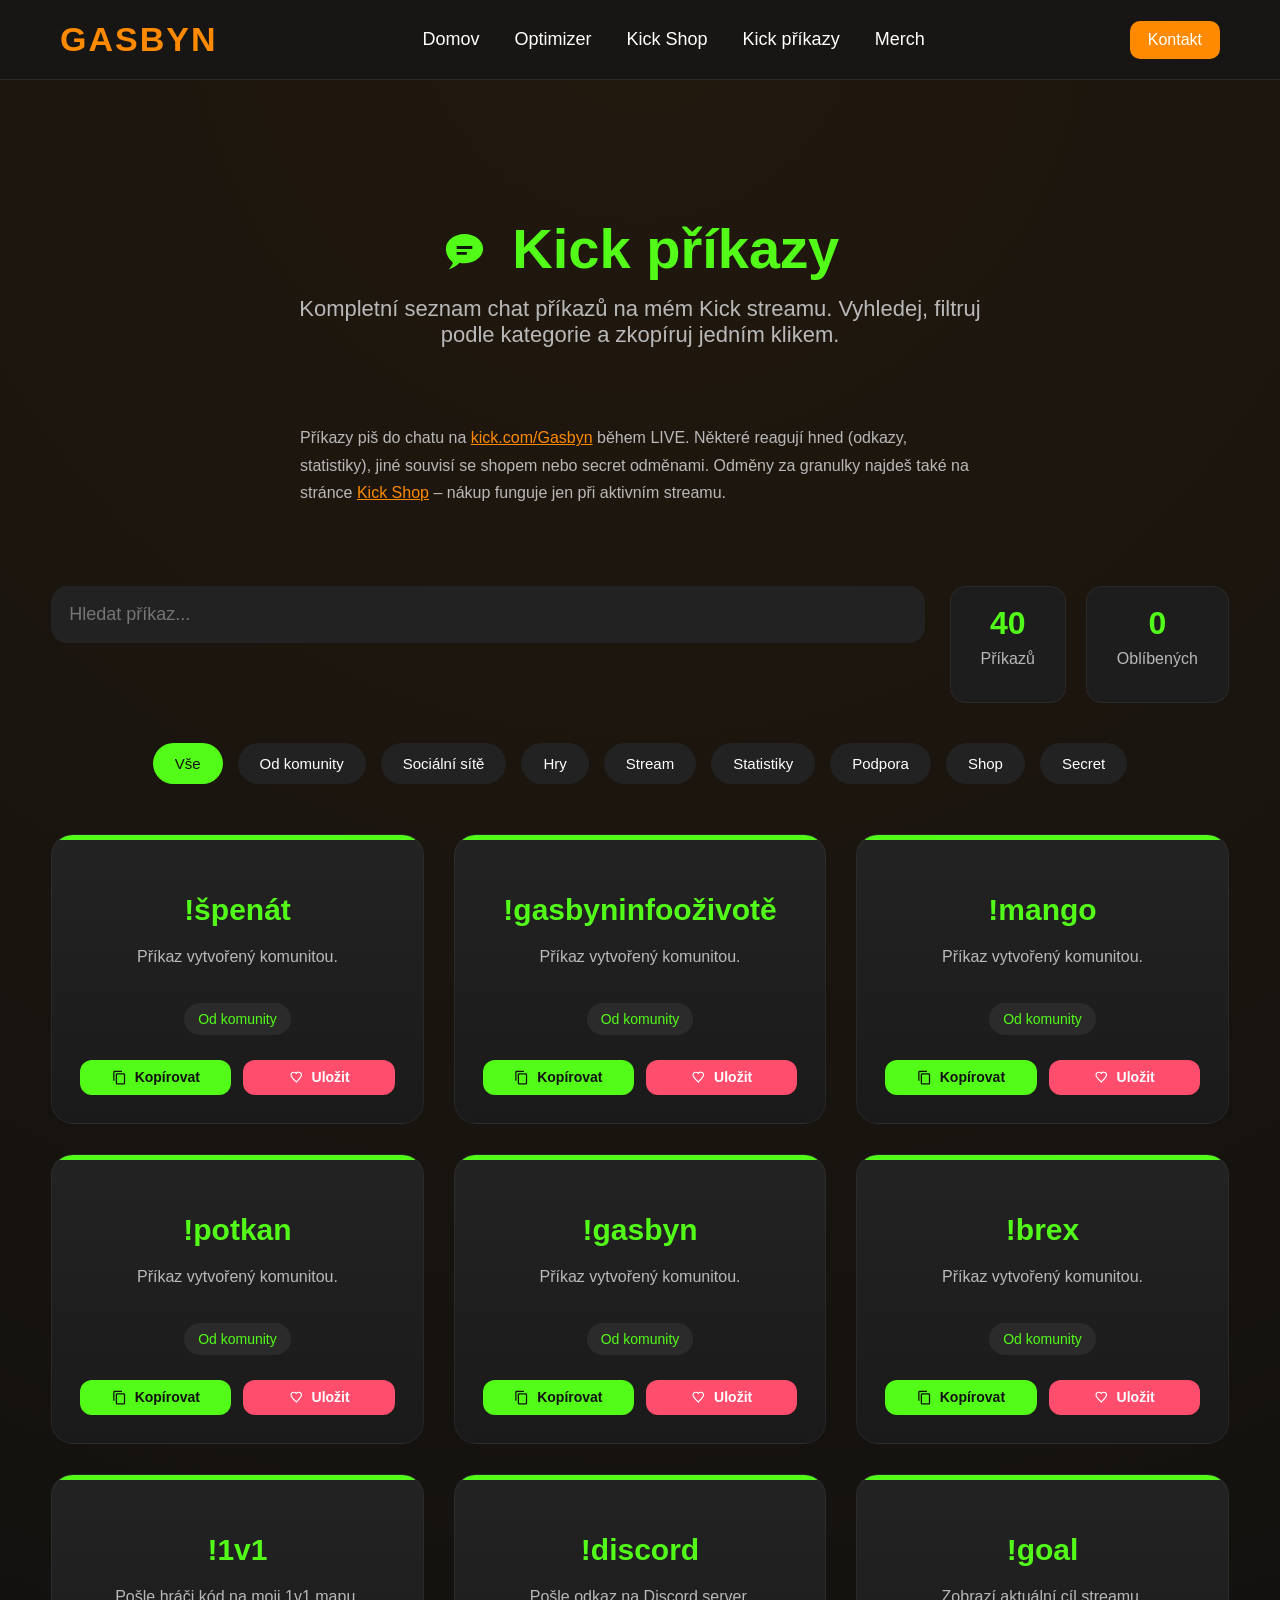
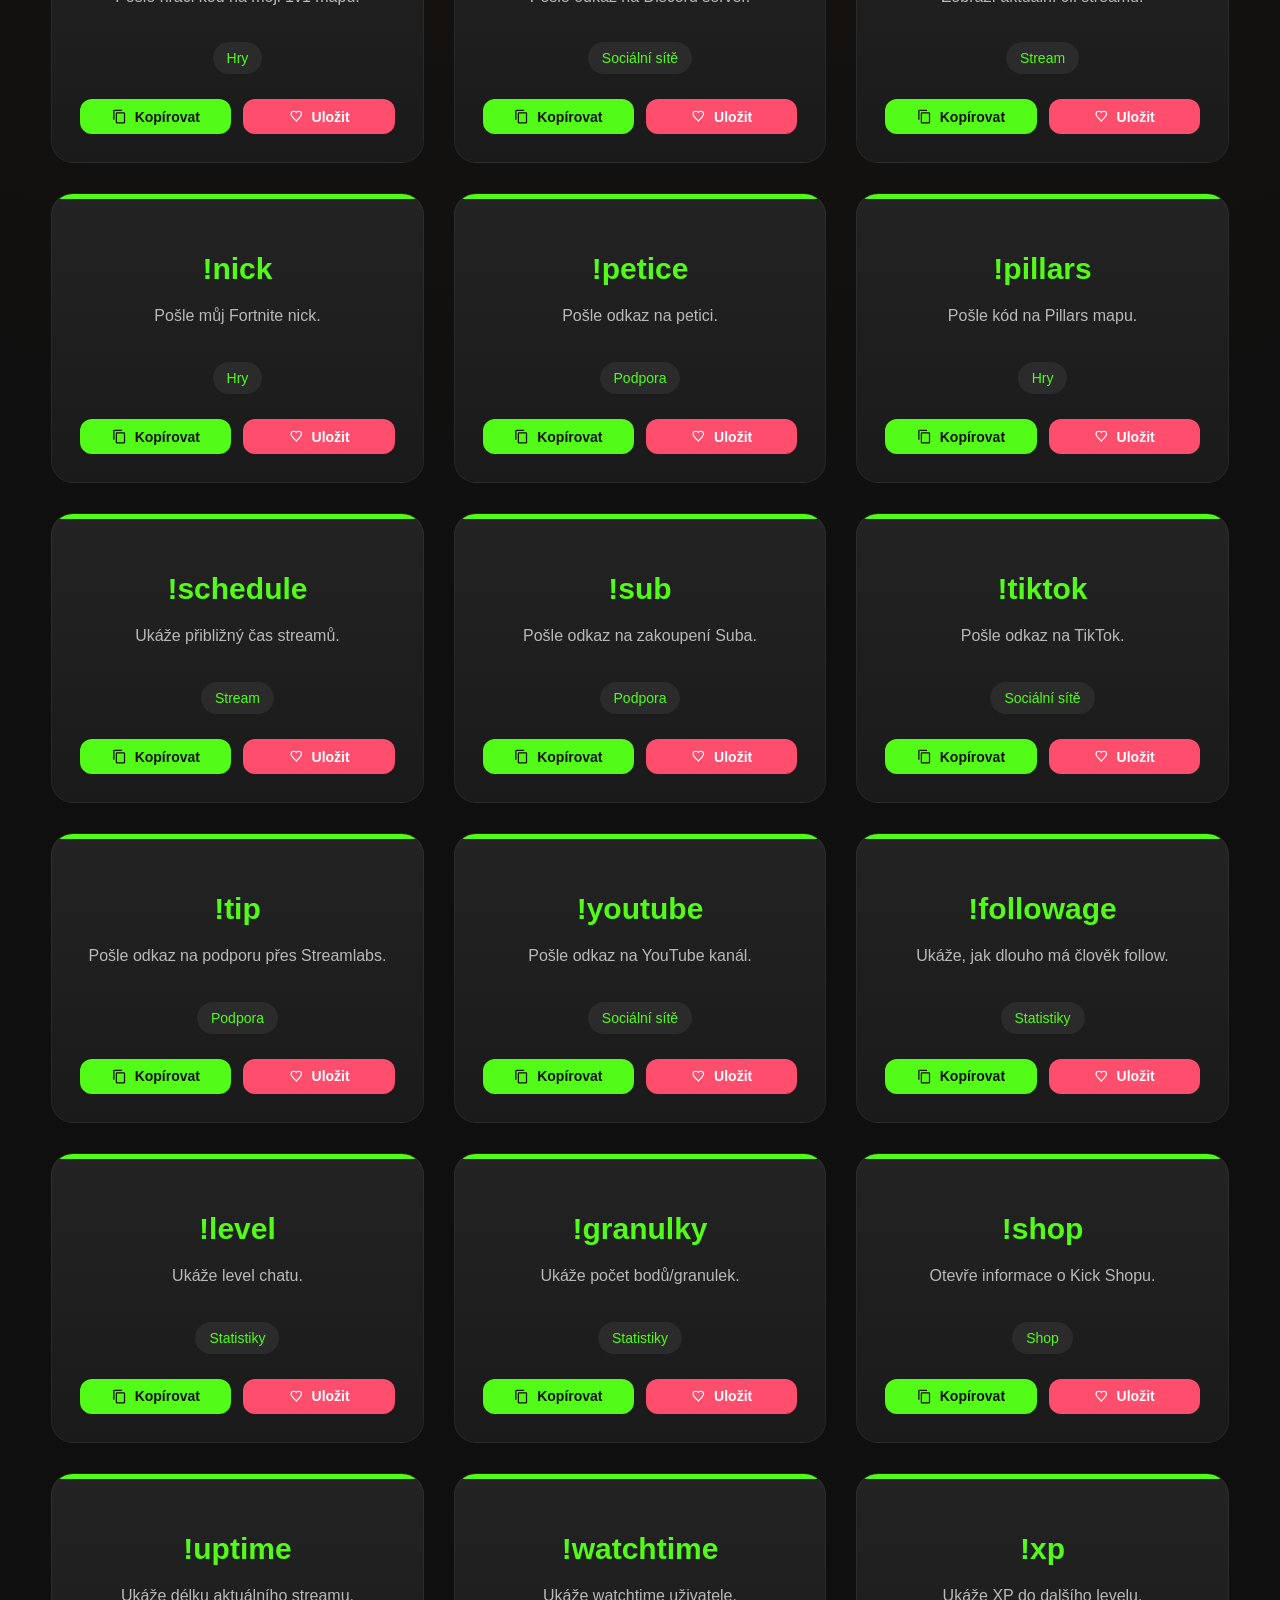
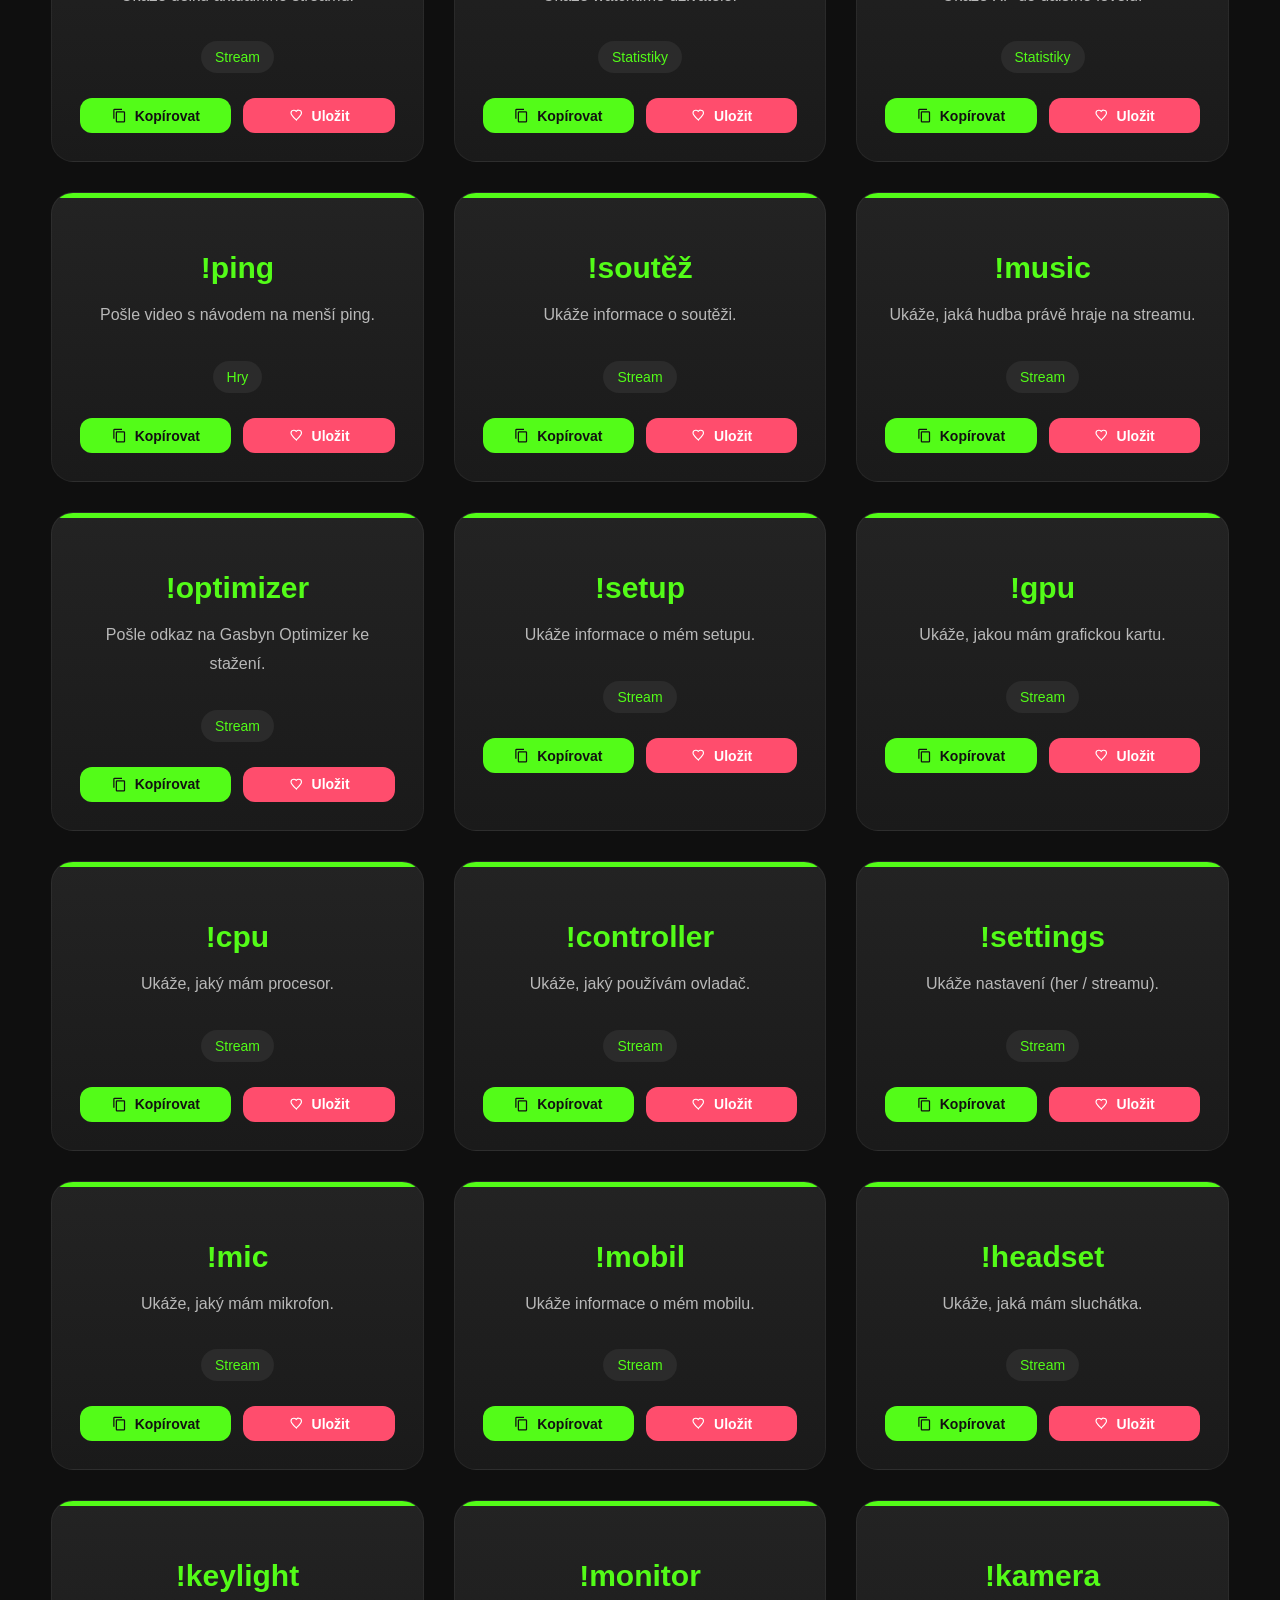
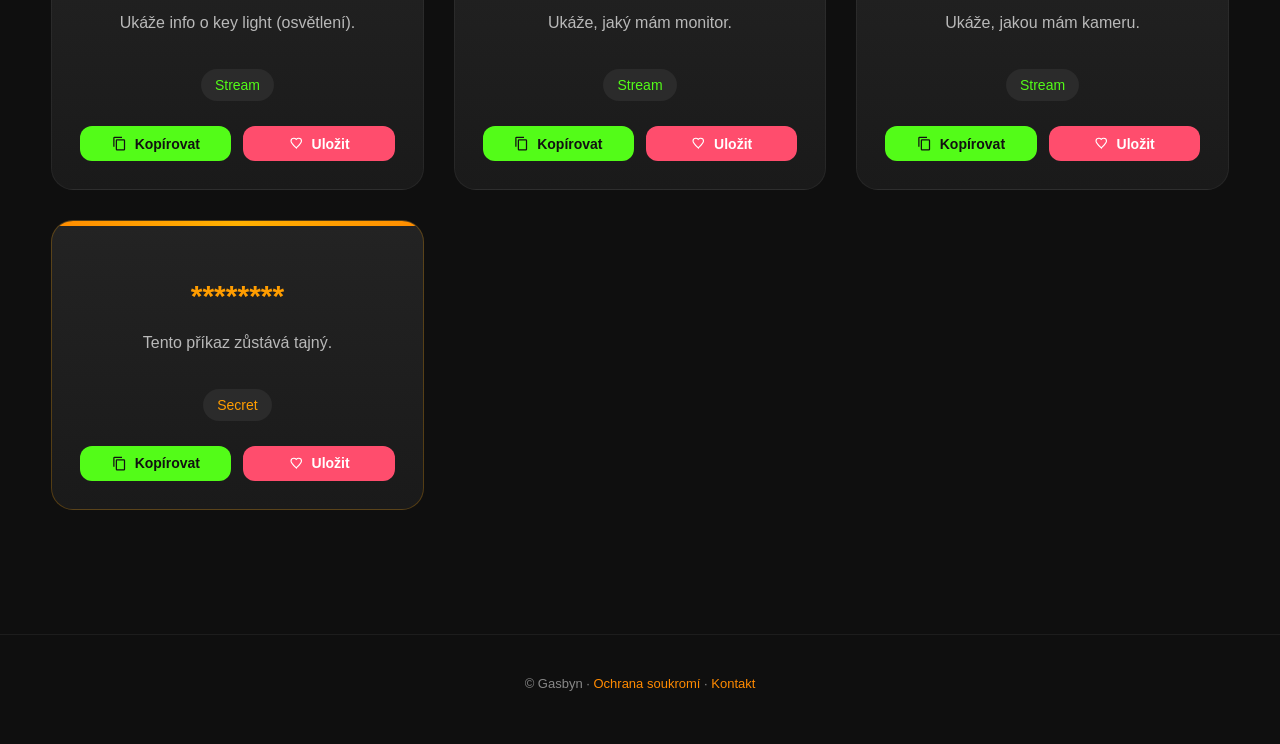
<file: commands.html>
<!DOCTYPE html>
<html lang="cs">
<head>
<meta charset="UTF-8">
<meta name="viewport" content="width=device-width, initial-scale=1.0">
<meta name="description" content="Seznam Kick příkazů na streamu Gasbyn – sociální sítě, hry, statistiky, shop a další. Hledání a kopírování.">
<title>Kick příkazy | Gasbyn</title>
<link rel="stylesheet" href="css/style.css">
<link rel="stylesheet" href="css/icons.css">
<link rel="stylesheet" href="css/commands.css">
<link rel="stylesheet" href="css/animations.css">
<link rel="stylesheet" href="css/responsive.css">
<script async src="https://pagead2.googlesyndication.com/pagead/js/adsbygoogle.js?client=ca-pub-5998811646625855"
     crossorigin="anonymous"></script>
<script src="js/favicon.js"></script>
</head>
<body>
<header>
<nav class="navbar">
<a href="domov.html" class="logo">GASBYN</a>
<ul class="nav-links">
<li><a href="domov.html">Domov</a></li>
<li><a href="optimizer.html">Optimizer</a></li>
<li><a href="shop.html">Kick Shop</a></li>
<li><a href="commands.html">Kick příkazy</a></li>
<li><a href="merch.html">Merch</a></li>
</ul>
<a class="contact-button" href="contact.html">Kontakt</a>
</nav>
</header>

<main>
<section class="commands-hero"><div class="container"><h1><img src="assets/icons/chat.svg" alt=""> Kick příkazy</h1><p>Kompletní seznam chat příkazů na mém Kick streamu. Vyhledej, filtruj podle kategorie a zkopíruj jedním klikem.</p></div></section>

<section class="container" style="max-width:720px;margin:0 auto 20px;padding:0 20px;text-align:left;line-height:1.7;color:var(--gray,#ccc);">
<p>Příkazy piš do chatu na <a href="https://kick.com/Gasbyn" target="_blank" rel="noopener" style="color:var(--orange,#ff8a00);">kick.com/Gasbyn</a> během LIVE. Některé reagují hned (odkazy, statistiky), jiné souvisí se shopem nebo secret odměnami. Odměny za granulky najdeš také na stránce <a href="shop.html" style="color:var(--orange,#ff8a00);">Kick Shop</a> – nákup funguje jen při aktivním streamu.</p>
</section>

<section class="container"><div class="top-bar"><input id="search" type="text" placeholder="Hledat příkaz..." aria-label="Hledat příkaz"><div class="stats"><div class="stat"><span id="commandCount">0</span><p>Příkazů</p></div><div class="stat"><span id="favoriteCount">0</span><p>Oblíbených</p></div></div></div></section>
<section class="container"><div class="categories">
<button class="category active" data-category="all">Vše</button>
<button class="category" data-category="community">Od komunity</button>
<button class="category" data-category="social">Sociální sítě</button>
<button class="category" data-category="games">Hry</button>
<button class="category" data-category="stream">Stream</button>
<button class="category" data-category="stats">Statistiky</button>
<button class="category" data-category="support">Podpora</button>
<button class="category" data-category="shop">Shop</button>
<button class="category" data-category="secret">Secret</button>
</div></section>
<section class="container"><div id="commandsGrid"></div></section>
</main>

<footer class="site-footer">
<p>© Gasbyn · <a href="privacy.html">Ochrana soukromí</a> · <a href="contact.html">Kontakt</a></p>
</footer>

<div id="toast">Příkaz zkopírován.</div>
<script src="js/commands.js"></script>
</body>
</html>
</file>
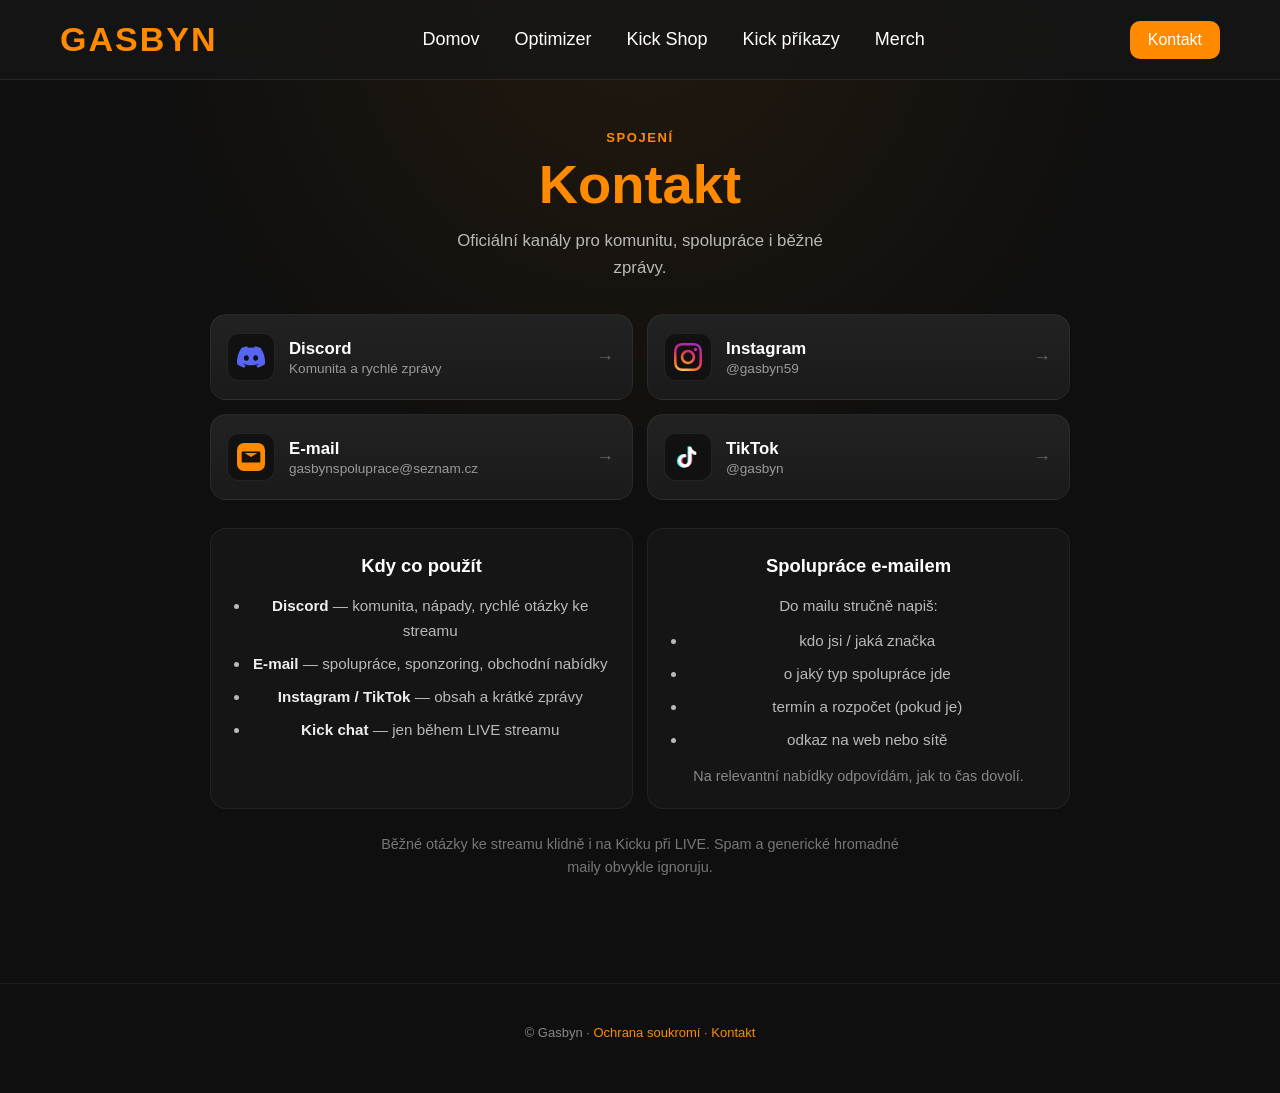
<file: contact.html>
<!DOCTYPE html>
<html lang="cs">
<head>
<meta charset="UTF-8">
<meta name="viewport" content="width=device-width, initial-scale=1.0">
<meta name="description" content="Kontakt na Gasbyn – Discord, e-mail pro spolupráce, Instagram a TikTok.">
<title>Kontakt | Gasbyn</title>
<link rel="stylesheet" href="css/style.css">
<link rel="stylesheet" href="css/icons.css">
<link rel="stylesheet" href="css/contact.css">
<link rel="stylesheet" href="css/animations.css">
<link rel="stylesheet" href="css/responsive.css">
<script src="js/favicon.js"></script>
</head>
<body>
<header>
<nav class="navbar">
<a href="domov.html" class="logo">GASBYN</a>
<ul class="nav-links">
<li><a href="domov.html">Domov</a></li>
<li><a href="optimizer.html">Optimizer</a></li>
<li><a href="shop.html">Kick Shop</a></li>
<li><a href="commands.html">Kick příkazy</a></li>
<li><a href="merch.html">Merch</a></li>
</ul>
<a class="contact-button" href="contact.html">Kontakt</a>
</nav>
</header>

<main class="contact-page">
<section class="contact-wrap">

<div class="contact-hero reveal">
<p class="contact-eyebrow">Spojení</p>
<h1>Kontakt</h1>
<p class="contact-intro">Oficiální kanály pro komunitu, spolupráce i běžné zprávy.</p>
</div>

<div class="contact-grid reveal delay-1">
<a href="https://discord.gg/bN3j6yfFgg" target="_blank" rel="noopener" class="contact-option">
<span class="contact-option-icon icon-brand-discord">
<img src="assets/icons/discord.svg" alt="" width="28" height="28">
</span>
<span class="contact-option-text">
<strong>Discord</strong>
<small>Komunita a rychlé zprávy</small>
</span>
<span class="contact-option-arrow">→</span>
</a>

<a href="https://www.instagram.com/gasbyn59/" target="_blank" rel="noopener" class="contact-option">
<span class="contact-option-icon icon-brand-instagram">
<img src="assets/icons/instagram.svg" alt="" width="28" height="28">
</span>
<span class="contact-option-text">
<strong>Instagram</strong>
<small>@gasbyn59</small>
</span>
<span class="contact-option-arrow">→</span>
</a>

<a href="#" class="contact-option contact-email" data-email="gasbynspoluprace@seznam.cz">
<span class="contact-option-icon icon-brand-email">
<img src="assets/icons/mail.svg" alt="" width="28" height="28">
</span>
<span class="contact-option-text">
<strong>E-mail</strong>
<small>gasbynspoluprace@seznam.cz</small>
</span>
<span class="contact-option-arrow">→</span>
</a>

<a href="https://www.tiktok.com/@gasbyn" target="_blank" rel="noopener" class="contact-option">
<span class="contact-option-icon icon-brand-tiktok">
<img src="assets/icons/tiktok.svg" alt="" width="28" height="28">
</span>
<span class="contact-option-text">
<strong>TikTok</strong>
<small>@gasbyn</small>
</span>
<span class="contact-option-arrow">→</span>
</a>
</div>

<div class="contact-panels reveal delay-2">
<div class="contact-panel">
<h2>Kdy co použít</h2>
<ul class="contact-list">
<li><strong>Discord</strong> — komunita, nápady, rychlé otázky ke streamu</li>
<li><strong>E-mail</strong> — spolupráce, sponzoring, obchodní nabídky</li>
<li><strong>Instagram / TikTok</strong> — obsah a krátké zprávy</li>
<li><strong>Kick chat</strong> — jen během LIVE streamu</li>
</ul>
</div>

<div class="contact-panel">
<h2>Spolupráce e-mailem</h2>
<p>Do mailu stručně napiš:</p>
<ul class="contact-list">
<li>kdo jsi / jaká značka</li>
<li>o jaký typ spolupráce jde</li>
<li>termín a rozpočet (pokud je)</li>
<li>odkaz na web nebo sítě</li>
</ul>
<p class="contact-hint">Na relevantní nabídky odpovídám, jak to čas dovolí.</p>
</div>
</div>

<p class="contact-footer-note reveal delay-3">Běžné otázky ke streamu klidně i na Kicku při LIVE. Spam a generické hromadné maily obvykle ignoruju.</p>

</section>
</main>

<footer class="site-footer">
<p>© Gasbyn · <a href="privacy.html">Ochrana soukromí</a> · <a href="contact.html">Kontakt</a></p>
</footer>

<div id="contactToast"></div>
<script src="js/contact.js"></script>
<script>
(function () {
  var nodes = document.querySelectorAll(".reveal");
  if (!("IntersectionObserver" in window)) {
    nodes.forEach(function (n) { n.classList.add("show"); });
    return;
  }
  var io = new IntersectionObserver(function (entries) {
    entries.forEach(function (e) {
      if (e.isIntersecting) {
        e.target.classList.add("show");
        io.unobserve(e.target);
      }
    });
  }, { threshold: 0.1 });
  nodes.forEach(function (n) { io.observe(n); });
})();
</script>
</body>
</html>
</file>
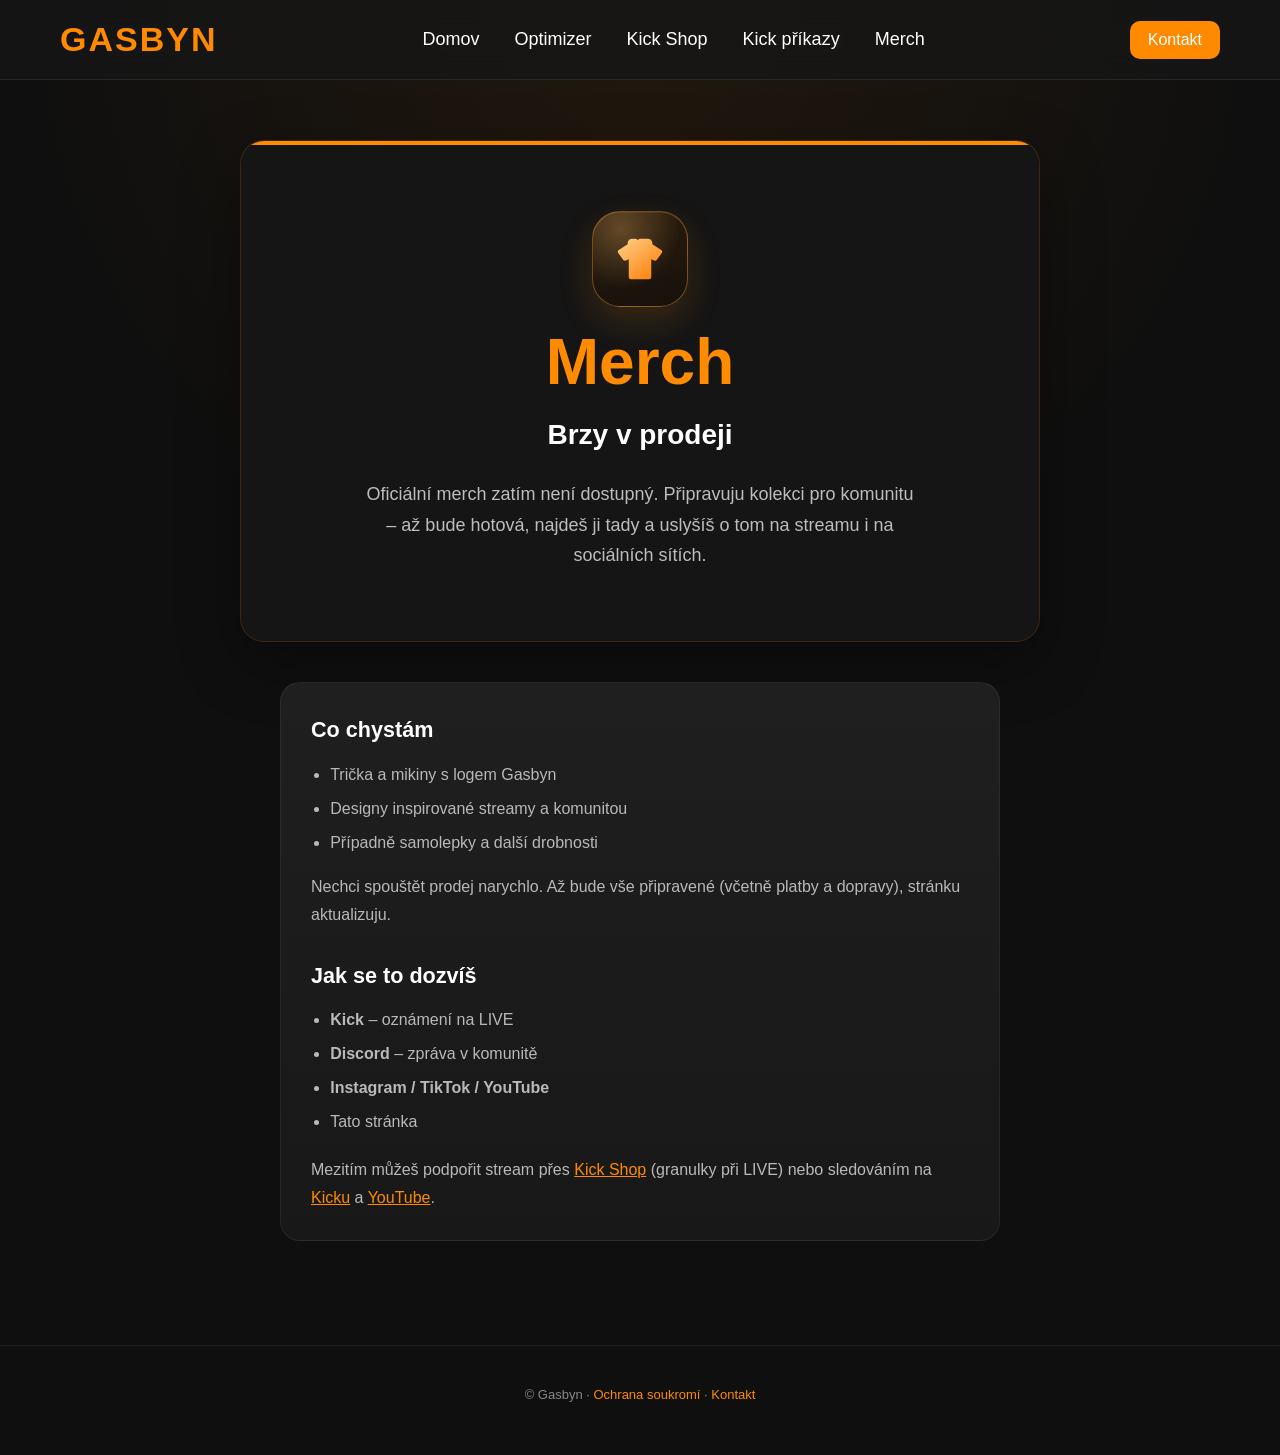
<file: merch.html>
<!DOCTYPE html>
<html lang="cs">
<head>
<meta charset="UTF-8">
<meta name="viewport" content="width=device-width, initial-scale=1.0">
<meta name="description" content="Oficiální Gasbyn merch – brzy v prodeji. Trička, mikiny a doplňky pro komunitu.">
<title>Merch | Gasbyn</title>
<link rel="stylesheet" href="css/style.css">
<link rel="stylesheet" href="css/icons.css">
<link rel="stylesheet" href="css/merch.css">
<link rel="stylesheet" href="css/animations.css">
<link rel="stylesheet" href="css/responsive.css">
<script src="js/favicon.js"></script>
</head>
<body>
<header>
<nav class="navbar">
<a href="domov.html" class="logo">GASBYN</a>
<ul class="nav-links">
<li><a href="domov.html">Domov</a></li>
<li><a href="optimizer.html">Optimizer</a></li>
<li><a href="shop.html">Kick Shop</a></li>
<li><a href="commands.html">Kick příkazy</a></li>
<li><a href="merch.html">Merch</a></li>
</ul>
<a class="contact-button" href="contact.html">Kontakt</a>
</nav>
</header>

<main class="merch-page">
<section class="merch-hero reveal">
<div class="merch-icon">
<img src="assets/icons/shirt.svg" alt="" width="54" height="54">
</div>
<h1>Merch</h1>
<p class="merch-status">Brzy v prodeji</p>
<p class="merch-description">Oficiální merch zatím není dostupný. Připravuju kolekci pro komunitu – až bude hotová, najdeš ji tady a uslyšíš o tom na streamu i na sociálních sítích.</p>
</section>

<section class="merch-soon-info container reveal delay-1">
<h2>Co chystám</h2>
<ul>
<li>Trička a mikiny s logem Gasbyn</li>
<li>Designy inspirované streamy a komunitou</li>
<li>Případně samolepky a další drobnosti</li>
</ul>
<p>Nechci spouštět prodej narychlo. Až bude vše připravené (včetně platby a dopravy), stránku aktualizuju.</p>

<h2>Jak se to dozvíš</h2>
<ul>
<li><strong>Kick</strong> – oznámení na LIVE</li>
<li><strong>Discord</strong> – zpráva v komunitě</li>
<li><strong>Instagram / TikTok / YouTube</strong></li>
<li>Tato stránka</li>
</ul>

<p class="merch-soon-note">Mezitím můžeš podpořit stream přes <a href="shop.html">Kick Shop</a> (granulky při LIVE) nebo sledováním na <a href="https://kick.com/Gasbyn" target="_blank" rel="noopener">Kicku</a> a <a href="https://www.youtube.com/@Gasbyn" target="_blank" rel="noopener">YouTube</a>.</p>
</section>
</main>

<footer class="site-footer">
<p>© Gasbyn · <a href="privacy.html">Ochrana soukromí</a> · <a href="contact.html">Kontakt</a></p>
</footer>

<script>
(function () {
  var nodes = document.querySelectorAll(".reveal");
  if (!("IntersectionObserver" in window)) {
    nodes.forEach(function (n) { n.classList.add("show"); });
    return;
  }
  var io = new IntersectionObserver(function (entries) {
    entries.forEach(function (e) {
      if (e.isIntersecting) {
        e.target.classList.add("show");
        io.unobserve(e.target);
      }
    });
  }, { threshold: 0.12 });
  nodes.forEach(function (n) { io.observe(n); });
})();
</script>
</body>
</html>
</file>
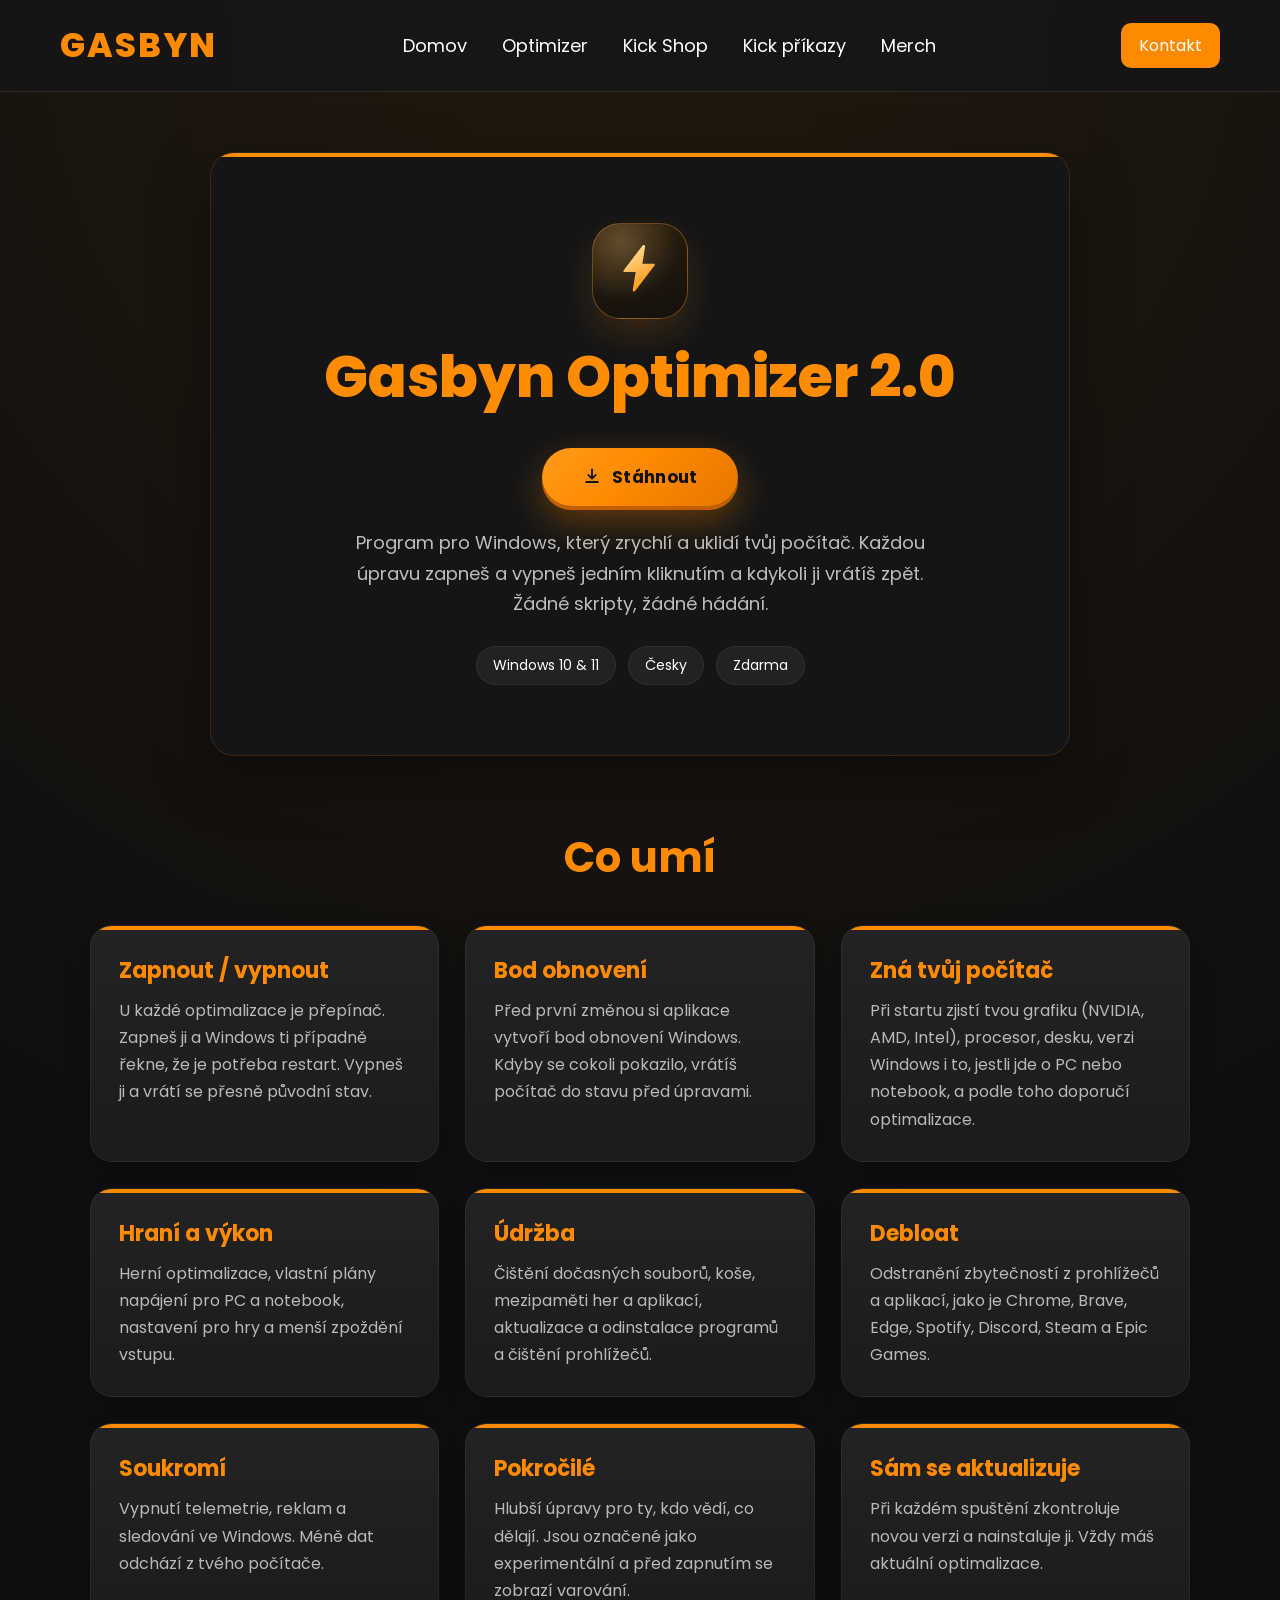
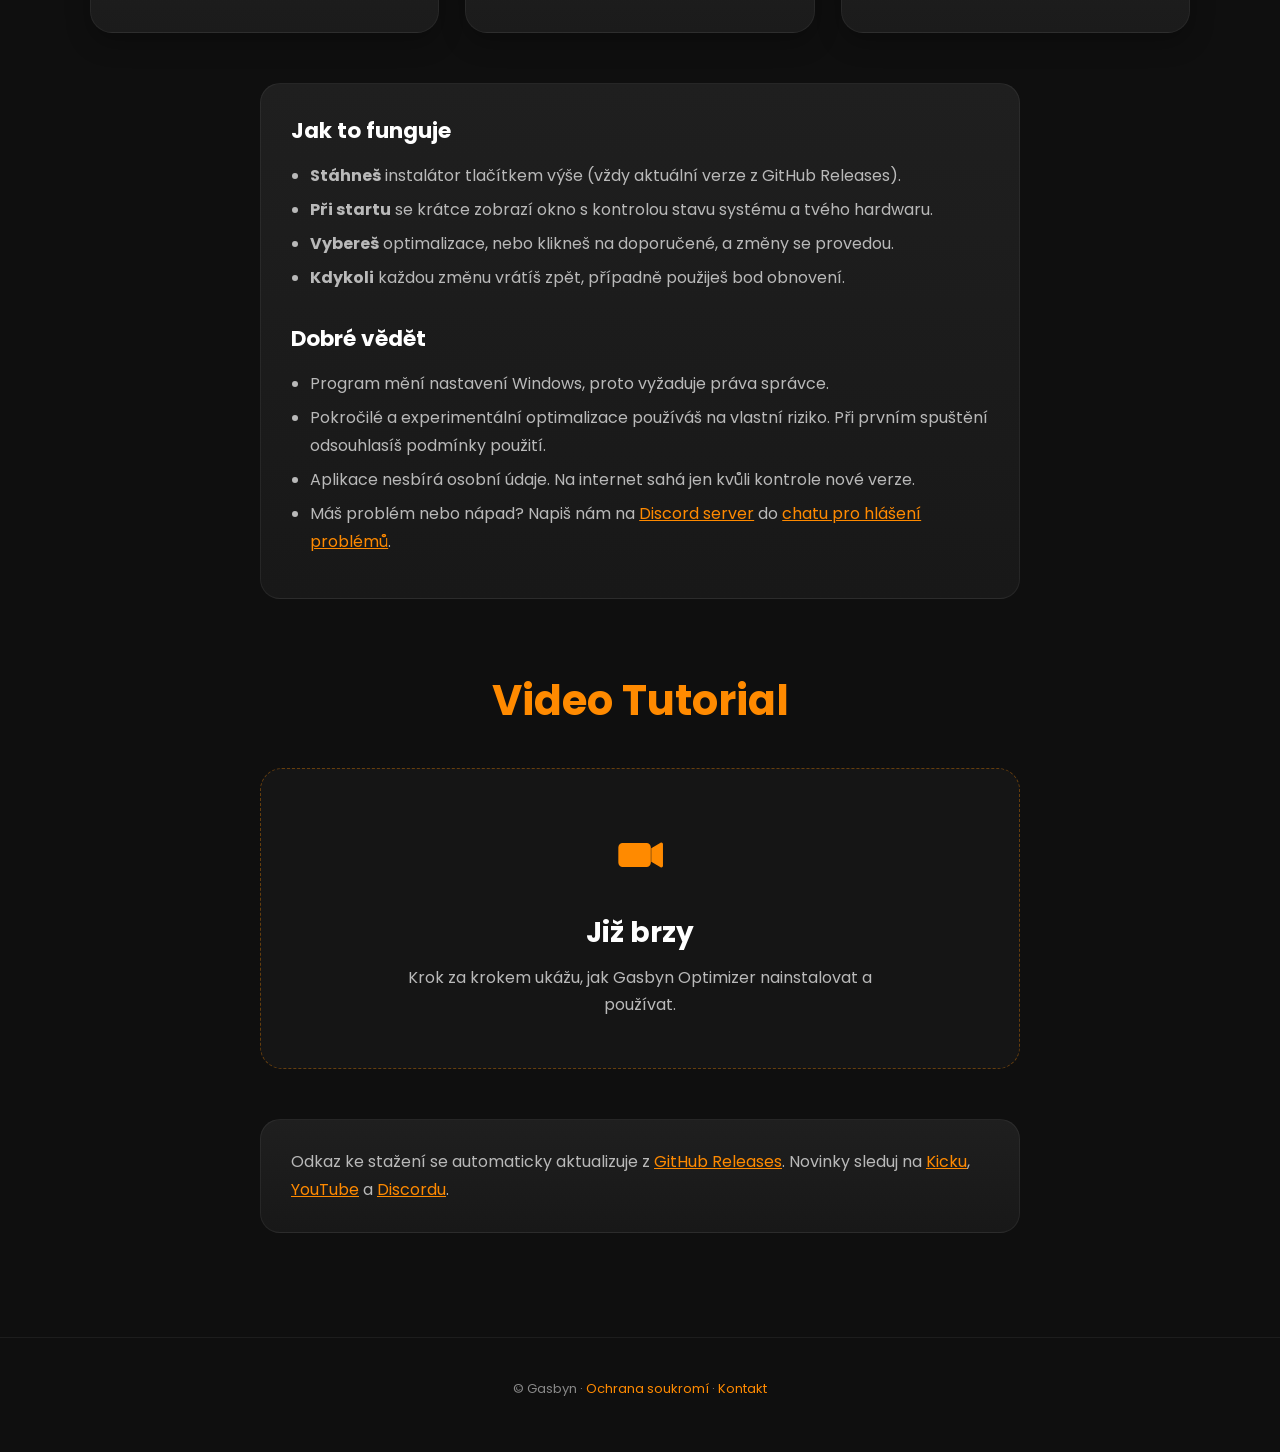
<file: optimizer.html>
<!DOCTYPE html>
<html lang="cs">
<head>
<meta charset="UTF-8">
<meta name="viewport" content="width=device-width, initial-scale=1.0">
<meta name="description" content="Gasbyn Optimizer 2.0 – program pro optimalizaci Windows s vracením změn, bodem obnovení a automatickými aktualizacemi. Ke stažení zdarma.">
<title>Gasbyn Optimizer | Gasbyn</title>
<link rel="stylesheet" href="css/style.css">
<link rel="stylesheet" href="css/icons.css">
<link rel="stylesheet" href="css/optimizer.css">
<link rel="stylesheet" href="css/animations.css">
<link rel="stylesheet" href="css/responsive.css">
<link rel="preconnect" href="https://fonts.googleapis.com">
<link rel="preconnect" href="https://fonts.gstatic.com" crossorigin>
<link href="https://fonts.googleapis.com/css2?family=Poppins:wght@400;500;600;700;800&display=swap" rel="stylesheet">
<script async src="https://pagead2.googlesyndication.com/pagead/js/adsbygoogle.js?client=ca-pub-5998811646625855"
     crossorigin="anonymous"></script>
<script src="js/favicon.js"></script>
</head>
<body>
<header>
<nav class="navbar">
<a href="domov.html" class="logo">GASBYN</a>
<ul class="nav-links">
<li><a href="domov.html">Domov</a></li>
<li><a href="optimizer.html">Optimizer</a></li>
<li><a href="shop.html">Kick Shop</a></li>
<li><a href="commands.html">Kick příkazy</a></li>
<li><a href="merch.html">Merch</a></li>
</ul>
<a class="contact-button" href="contact.html">Kontakt</a>
</nav>
</header>

<main class="optimizer-page">
<section class="optimizer-hero reveal">
<div class="optimizer-icon">
<img src="assets/icons/bolt.svg" alt="" width="52" height="52">
</div>
<h1>Gasbyn Optimizer 2.0</h1>
<a id="optimizerDownload"
   class="optimizer-download"
   href="https://github.com/Gasbyn/GasbynOptimizer/releases/download/v2.0.b1.9/GasbynOptimizer-Setup-2.0.1.9.exe"
   rel="noopener noreferrer">
  <svg class="optimizer-download-icon" viewBox="0 0 24 24" aria-hidden="true" focusable="false">
    <path d="M12 3v10.2" fill="none" stroke="currentColor" stroke-width="2.2" stroke-linecap="round"/>
    <path d="M7.5 9.5 12 14l4.5-4.5" fill="none" stroke="currentColor" stroke-width="2.2" stroke-linecap="round" stroke-linejoin="round"/>
    <path d="M5 18h14" fill="none" stroke="currentColor" stroke-width="2.2" stroke-linecap="round"/>
  </svg>
  <span>Stáhnout</span>
</a>
<p class="optimizer-description">Program pro Windows, který zrychlí a uklidí tvůj počítač. Každou úpravu zapneš a vypneš jedním kliknutím a kdykoli ji vrátíš zpět. Žádné skripty, žádné hádání.</p>
<div class="optimizer-badges">
<span>Windows 10 & 11</span>
<span>Česky</span>
<span>Zdarma</span>
</div>
</section>

<section class="container optimizer-section">
<h2 class="reveal">Co umí</h2>
<div class="optimizer-grid">
<div class="optimizer-card reveal delay-1"><h3>Zapnout / vypnout</h3><p>U každé optimalizace je přepínač. Zapneš ji a Windows ti případně řekne, že je potřeba restart. Vypneš ji a vrátí se přesně původní stav.</p></div>
<div class="optimizer-card reveal delay-2"><h3>Bod obnovení</h3><p>Před první změnou si aplikace vytvoří bod obnovení Windows. Kdyby se cokoli pokazilo, vrátíš počítač do stavu před úpravami.</p></div>
<div class="optimizer-card reveal delay-3"><h3>Zná tvůj počítač</h3><p>Při startu zjistí tvou grafiku (NVIDIA, AMD, Intel), procesor, desku, verzi Windows i to, jestli jde o PC nebo notebook, a podle toho doporučí optimalizace.</p></div>
<div class="optimizer-card reveal delay-1"><h3>Hraní a výkon</h3><p>Herní optimalizace, vlastní plány napájení pro PC a notebook, nastavení pro hry a menší zpoždění vstupu.</p></div>
<div class="optimizer-card reveal delay-2"><h3>Údržba</h3><p>Čištění dočasných souborů, koše, mezipaměti her a aplikací, aktualizace a odinstalace programů a čištění prohlížečů.</p></div>
<div class="optimizer-card reveal delay-3"><h3>Debloat</h3><p>Odstranění zbytečností z prohlížečů a aplikací, jako je Chrome, Brave, Edge, Spotify, Discord, Steam a Epic Games.</p></div>
<div class="optimizer-card reveal delay-1"><h3>Soukromí</h3><p>Vypnutí telemetrie, reklam a sledování ve Windows. Méně dat odchází z tvého počítače.</p></div>
<div class="optimizer-card reveal delay-2"><h3>Pokročilé</h3><p>Hlubší úpravy pro ty, kdo vědí, co dělají. Jsou označené jako experimentální a před zapnutím se zobrazí varování.</p></div>
<div class="optimizer-card reveal delay-3"><h3>Sám se aktualizuje</h3><p>Při každém spuštění zkontroluje novou verzi a nainstaluje ji. Vždy máš aktuální optimalizace.</p></div>
</div>
</section>

<section class="optimizer-info container reveal">
<h2>Jak to funguje</h2>
<ul>
<li><strong>Stáhneš</strong> instalátor tlačítkem výše (vždy aktuální verze z GitHub Releases).</li>
<li><strong>Při startu</strong> se krátce zobrazí okno s kontrolou stavu systému a tvého hardwaru.</li>
<li><strong>Vybereš</strong> optimalizace, nebo klikneš na doporučené, a změny se provedou.</li>
<li><strong>Kdykoli</strong> každou změnu vrátíš zpět, případně použiješ bod obnovení.</li>
</ul>

<h2>Dobré vědět</h2>
<ul>
<li>Program mění nastavení Windows, proto vyžaduje práva správce.</li>
<li>Pokročilé a experimentální optimalizace používáš na vlastní riziko. Při prvním spuštění odsouhlasíš podmínky použití.</li>
<li>Aplikace nesbírá osobní údaje. Na internet sahá jen kvůli kontrole nové verze.</li>
<li>Máš problém nebo nápad? Napiš nám na <a href="https://discord.gg/VC4xf9DQ7A" target="_blank" rel="noopener">Discord server</a> do <a href="https://discord.gg/N4TM66Ybgq" target="_blank" rel="noopener">chatu pro hlášení problémů</a>.</li>
</ul>
</section>

<section class="container optimizer-section">
<h2 class="reveal">Video Tutorial</h2>
<div class="optimizer-video reveal delay-1">
<div class="optimizer-video-icon">
<img src="assets/icons/video.svg" alt="" width="52" height="52">
</div>
<h3>Již brzy</h3>
<p>Krok za krokem ukážu, jak Gasbyn Optimizer nainstalovat a používat.</p>
</div>
</section>

<section class="optimizer-info container reveal">
<p class="optimizer-note">Odkaz ke stažení se automaticky aktualizuje z <a href="https://github.com/Gasbyn/GasbynOptimizer/releases" target="_blank" rel="noopener">GitHub Releases</a>. Novinky sleduj na <a href="https://kick.com/Gasbyn" target="_blank" rel="noopener">Kicku</a>, <a href="https://www.youtube.com/@Gasbyn" target="_blank" rel="noopener">YouTube</a> a <a href="https://discord.gg/VC4xf9DQ7A" target="_blank" rel="noopener">Discordu</a>.</p>
</section>
</main>

<footer class="site-footer">
<p>© Gasbyn · <a href="privacy.html">Ochrana soukromí</a> · <a href="contact.html">Kontakt</a></p>
</footer>

<script src="js/script.js"></script>
</body>
</html>
</file>
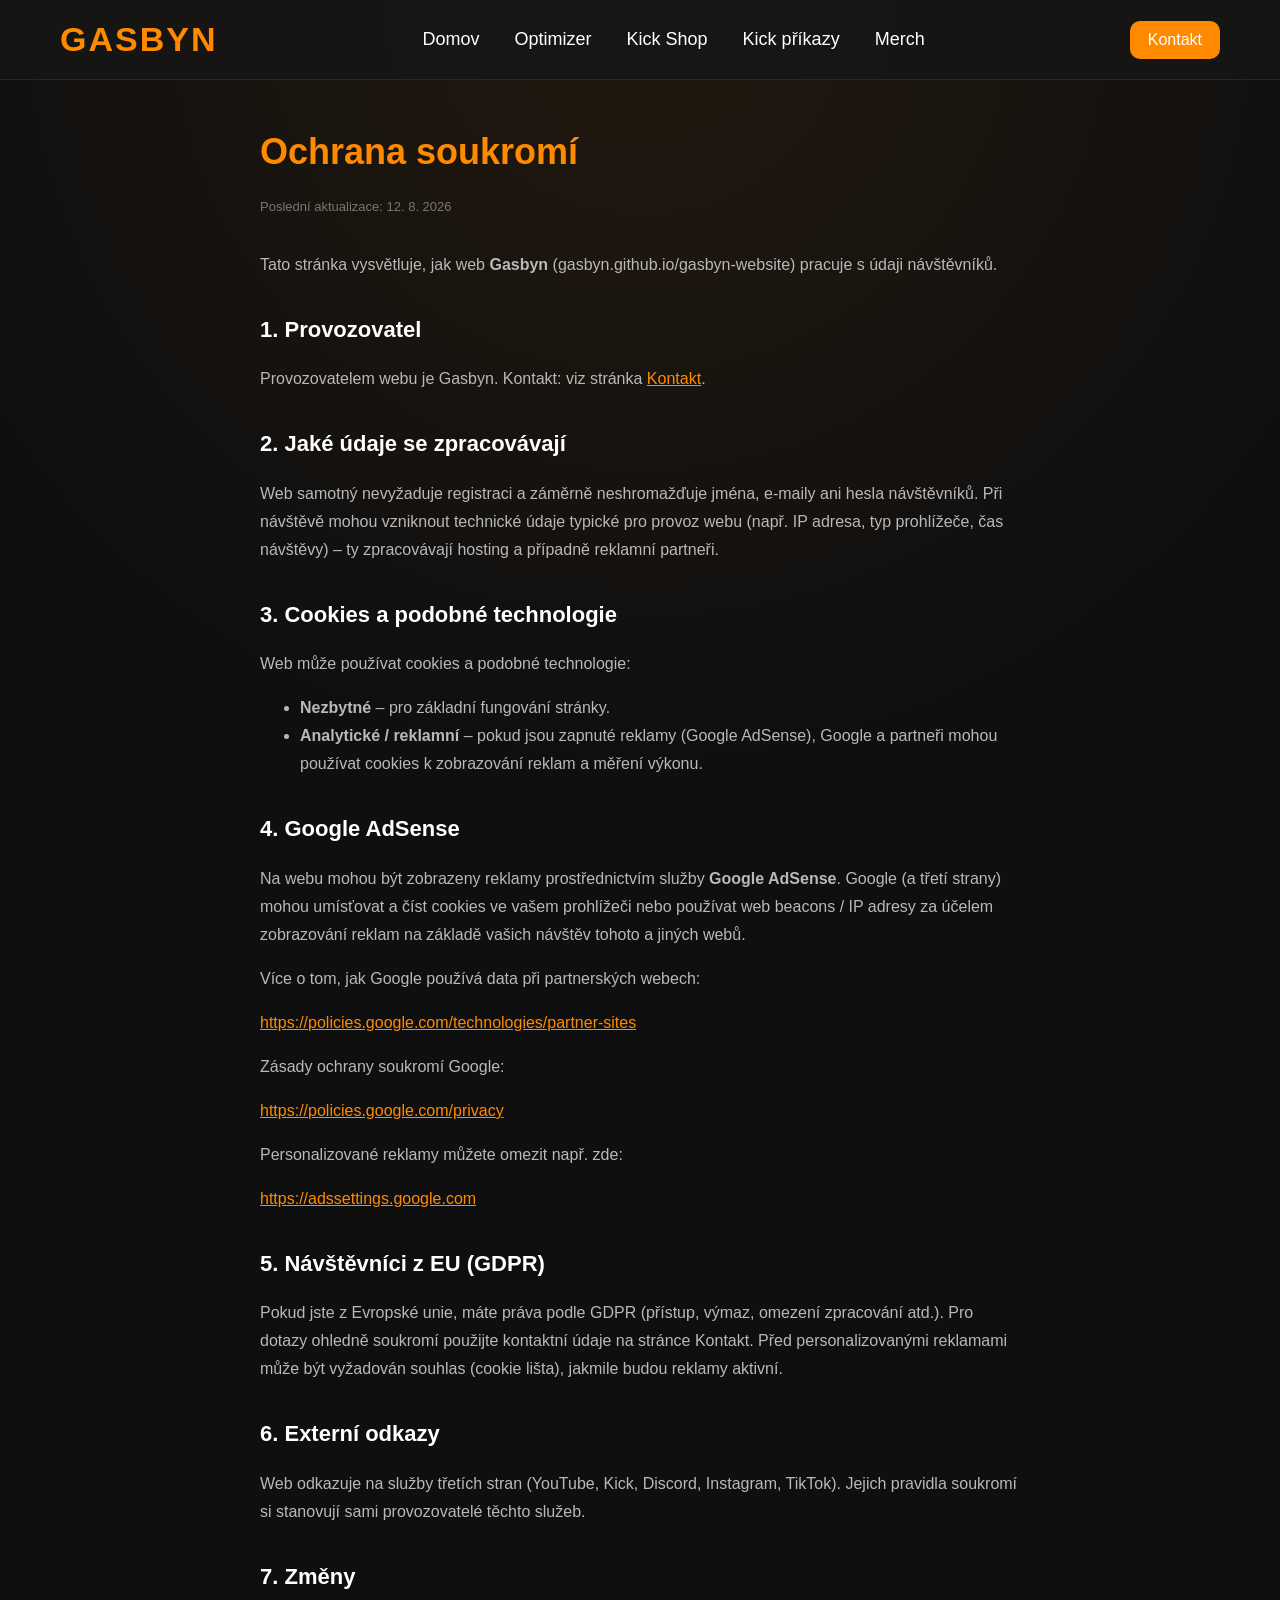
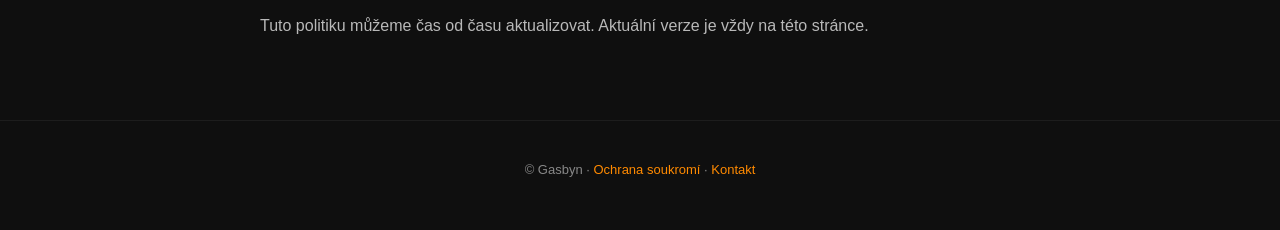
<file: privacy.html>
<!DOCTYPE html>
<html lang="cs">
<head>
<meta charset="UTF-8">
<meta name="viewport" content="width=device-width, initial-scale=1.0">
<title>Ochrana soukromí | Gasbyn</title>
<link rel="stylesheet" href="css/style.css">
<link rel="stylesheet" href="css/animations.css">
<link rel="stylesheet" href="css/responsive.css">
<link rel="stylesheet" href="css/ads.css">
<style>
.privacy-page {
  max-width: 800px;
  margin: 40px auto 80px;
  padding: 0 20px;
  text-align: left;
  line-height: 1.75;
  color: var(--gray);
}
.privacy-page h1 {
  color: var(--orange);
  font-size: 36px;
  margin-bottom: 8px;
}
.privacy-page .updated {
  font-size: 13px;
  color: #777;
  margin-bottom: 32px;
}
.privacy-page h2 {
  color: var(--white);
  font-size: 22px;
  margin-top: 32px;
  margin-bottom: 10px;
}
.privacy-page a { color: var(--orange); }
</style>
<script async src="https://pagead2.googlesyndication.com/pagead/js/adsbygoogle.js?client=ca-pub-5998811646625855"
     crossorigin="anonymous"></script>
<script src="js/favicon.js"></script>
</head>
<body>
<header>
<nav class="navbar">
<a href="domov.html" class="logo">GASBYN</a>
<ul class="nav-links">
<li><a href="domov.html">Domov</a></li>
<li><a href="optimizer.html">Optimizer</a></li>
<li><a href="shop.html">Kick Shop</a></li>
<li><a href="commands.html">Kick příkazy</a></li>
<li><a href="merch.html">Merch</a></li>
</ul>
<a class="contact-button" href="contact.html">Kontakt</a>
</nav>
</header>

<main class="privacy-page">
<h1>Ochrana soukromí</h1>
<p class="updated">Poslední aktualizace: 12. 8. 2026</p>

<p>Tato stránka vysvětluje, jak web <strong>Gasbyn</strong> (gasbyn.github.io/gasbyn-website) pracuje s údaji návštěvníků.</p>

<h2>1. Provozovatel</h2>
<p>Provozovatelem webu je Gasbyn. Kontakt: viz stránka <a href="contact.html">Kontakt</a>.</p>

<h2>2. Jaké údaje se zpracovávají</h2>
<p>Web samotný nevyžaduje registraci a záměrně neshromažďuje jména, e-maily ani hesla návštěvníků. Při návštěvě mohou vzniknout technické údaje typické pro provoz webu (např. IP adresa, typ prohlížeče, čas návštěvy) – ty zpracovávají hosting a případně reklamní partneři.</p>

<h2>3. Cookies a podobné technologie</h2>
<p>Web může používat cookies a podobné technologie:</p>
<ul>
<li><strong>Nezbytné</strong> – pro základní fungování stránky.</li>
<li><strong>Analytické / reklamní</strong> – pokud jsou zapnuté reklamy (Google AdSense), Google a partneři mohou používat cookies k zobrazování reklam a měření výkonu.</li>
</ul>

<h2>4. Google AdSense</h2>
<p>Na webu mohou být zobrazeny reklamy prostřednictvím služby <strong>Google AdSense</strong>. Google (a třetí strany) mohou umísťovat a číst cookies ve vašem prohlížeči nebo používat web beacons / IP adresy za účelem zobrazování reklam na základě vašich návštěv tohoto a jiných webů.</p>
<p>Více o tom, jak Google používá data při partnerských webech:</p>
<p><a href="https://policies.google.com/technologies/partner-sites" target="_blank" rel="noopener noreferrer">https://policies.google.com/technologies/partner-sites</a></p>
<p>Zásady ochrany soukromí Google:</p>
<p><a href="https://policies.google.com/privacy" target="_blank" rel="noopener noreferrer">https://policies.google.com/privacy</a></p>
<p>Personalizované reklamy můžete omezit např. zde:</p>
<p><a href="https://adssettings.google.com" target="_blank" rel="noopener noreferrer">https://adssettings.google.com</a></p>

<h2>5. Návštěvníci z EU (GDPR)</h2>
<p>Pokud jste z Evropské unie, máte práva podle GDPR (přístup, výmaz, omezení zpracování atd.). Pro dotazy ohledně soukromí použijte kontaktní údaje na stránce Kontakt. Před personalizovanými reklamami může být vyžadován souhlas (cookie lišta), jakmile budou reklamy aktivní.</p>

<h2>6. Externí odkazy</h2>
<p>Web odkazuje na služby třetích stran (YouTube, Kick, Discord, Instagram, TikTok). Jejich pravidla soukromí si stanovují sami provozovatelé těchto služeb.</p>

<h2>7. Změny</h2>
<p>Tuto politiku můžeme čas od času aktualizovat. Aktuální verze je vždy na této stránce.</p>
</main>

<footer class="site-footer">
<p>© Gasbyn · <a href="privacy.html">Ochrana soukromí</a> · <a href="contact.html">Kontakt</a></p>
</footer>
</body>
</html>
</file>
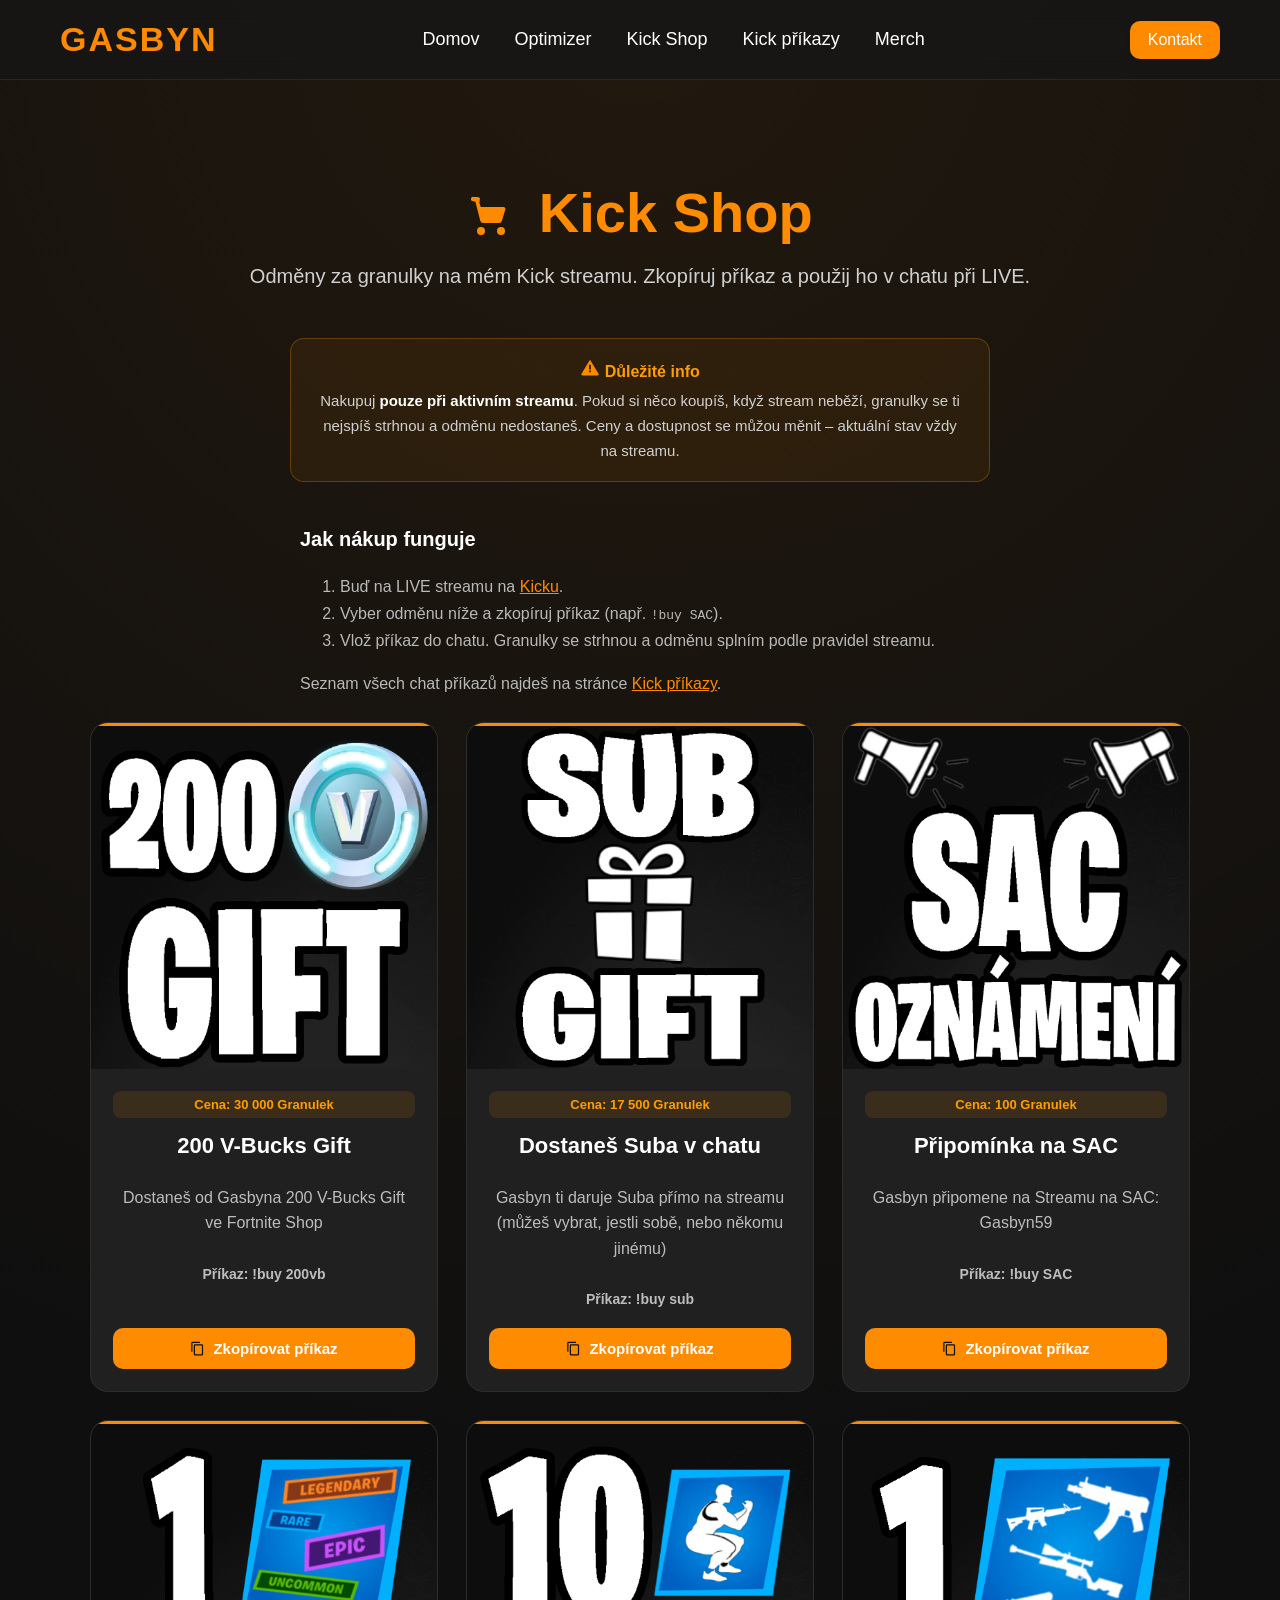
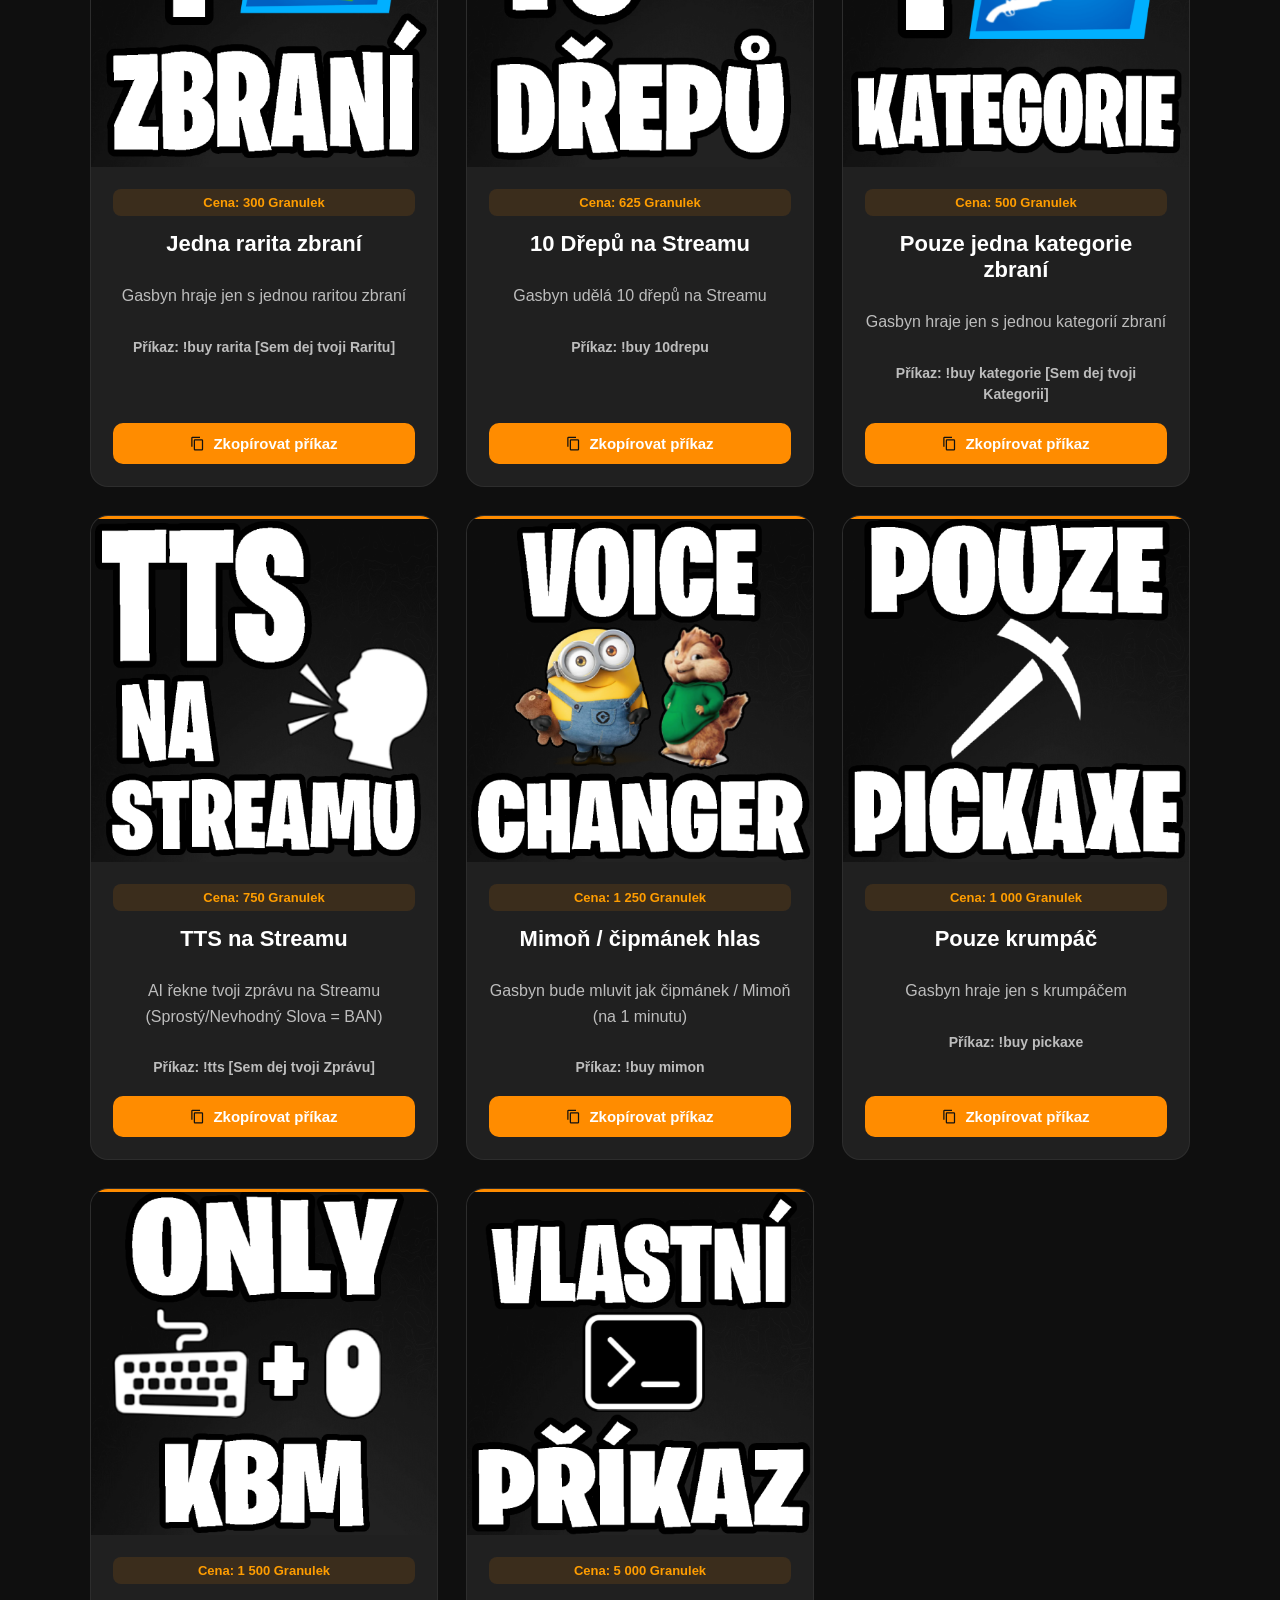
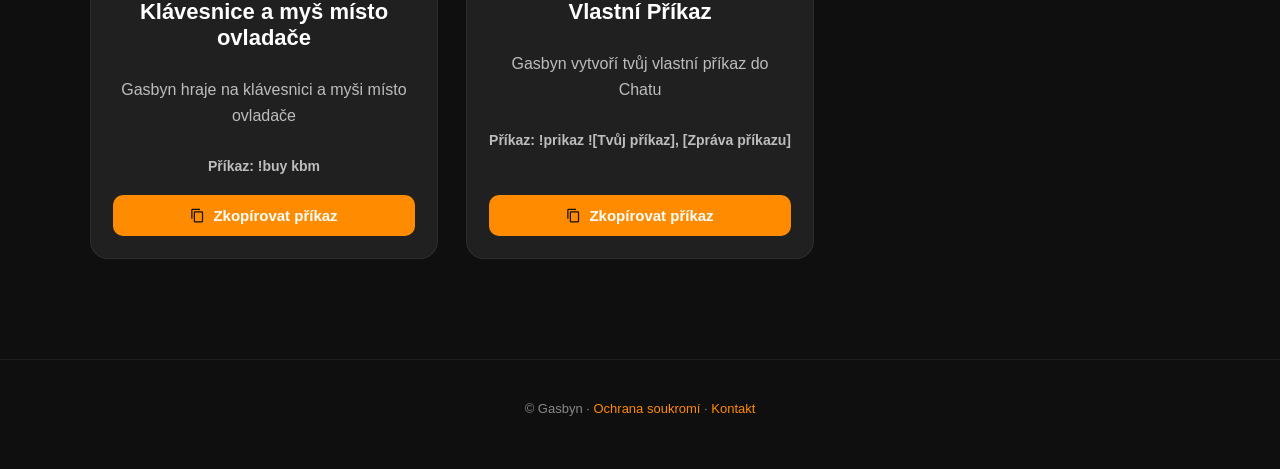
<file: shop.html>
<!DOCTYPE html>
<html lang="cs">
<head>
<meta charset="UTF-8">
<meta name="viewport" content="width=device-width, initial-scale=1.0">
<meta name="description" content="Kick Shop Gasbyn – odměny za granulky na streamu. Challenge, dřepy, SAC připomínka a další. Příkazy !buy.">
<title>Kick Shop | Gasbyn</title>
<link rel="stylesheet" href="css/style.css">
<link rel="stylesheet" href="css/icons.css">
<link rel="stylesheet" href="css/shop.css">
<link rel="stylesheet" href="css/animations.css">
<link rel="stylesheet" href="css/responsive.css">
<script async src="https://pagead2.googlesyndication.com/pagead/js/adsbygoogle.js?client=ca-pub-5998811646625855"
     crossorigin="anonymous"></script>
<script src="js/favicon.js"></script>
</head>
<body>
<header>
<nav class="navbar">
<a href="domov.html" class="logo">GASBYN</a>
<ul class="nav-links">
<li><a href="domov.html">Domov</a></li>
<li><a href="optimizer.html">Optimizer</a></li>
<li><a href="shop.html">Kick Shop</a></li>
<li><a href="commands.html">Kick příkazy</a></li>
<li><a href="merch.html">Merch</a></li>
</ul>
<a class="contact-button" href="contact.html">Kontakt</a>
</nav>
</header>

<main>
<section class="shop-hero">
<h1><img src="assets/icons/cart.svg" alt=""> Kick Shop</h1>
<p>Odměny za granulky na mém Kick streamu. Zkopíruj příkaz a použij ho v chatu při LIVE.</p>
</section>

<div class="shop-info">
<strong class="shop-info-title"><img src="assets/icons/alert.svg" alt=""> Důležité info</strong>
<p>Nakupuj <b>pouze při aktivním streamu</b>. Pokud si něco koupíš, když stream neběží, granulky se ti nejspíš strhnou a odměnu nedostaneš. Ceny a dostupnost se můžou měnit – aktuální stav vždy na streamu.</p>
</div>

<section class="container" style="max-width:720px;margin:0 auto 24px;padding:0 20px;text-align:left;line-height:1.7;color:var(--gray,#ccc);">
<h2 style="color:var(--white,#fff);font-size:1.25rem;">Jak nákup funguje</h2>
<ol>
<li>Buď na LIVE streamu na <a href="https://kick.com/Gasbyn" target="_blank" rel="noopener" style="color:var(--orange,#ff8a00);">Kicku</a>.</li>
<li>Vyber odměnu níže a zkopíruj příkaz (např. <code>!buy SAC</code>).</li>
<li>Vlož příkaz do chatu. Granulky se strhnou a odměnu splním podle pravidel streamu.</li>
</ol>
<p>Seznam všech chat příkazů najdeš na stránce <a href="commands.html" style="color:var(--orange,#ff8a00);">Kick příkazy</a>.</p>
</section>

<section class="shop-grid" id="shopGrid"></section>
</main>

<footer class="site-footer">
<p>© Gasbyn · <a href="privacy.html">Ochrana soukromí</a> · <a href="contact.html">Kontakt</a></p>
</footer>

<script src="js/shop.js"></script>
<div id="shopToast"></div>
</body>
</html>
</file>
<file: css/style.css>
*{
box-sizing:border-box;
}

:root {
--background: #0f0f0f;
--navbar: #171717;
--orange: #ff8a00;
--white: #ffffff;
--gray: #b9b9b9;
--card: #1f1f1f;
--shadow: 0px 10px 25px rgba(0, 0, 0, 0.25);
--ease-out: cubic-bezier(.22,1,.36,1);
--ease-soft: cubic-bezier(.4,0,.2,1);
}

html {
scroll-behavior: smooth;
overflow-x: clip;
}

body {
margin:0;
font-family:"Poppins",sans-serif;
background:
radial-gradient(
circle at top,
rgba(255,138,0,.08),
transparent 40%
),
var(--background);
color:var(--white);
}

.navbar {
display:flex;
justify-content:space-between;
align-items:center;
padding:20px 60px;
background:rgba(23,23,23,.82);
position:sticky;
top:0;
z-index:999;
backdrop-filter:blur(14px);
border-bottom:1px solid rgba(255,255,255,.08);
animation: fadeDown 1.2s var(--ease-out) both;
}

.logo,
a.logo{
color:var(--orange);
font-size:34px;
font-weight:800;
letter-spacing:2px;
cursor:pointer;
text-decoration:none !important;
border:none;
border-bottom:none !important;
box-shadow:none;
display:inline-block;
transition: transform .6s cubic-bezier(.22,1,.36,1), color .5s ease, text-shadow .6s ease;
}

.logo::after,
.logo::before,
a.logo::after,
a.logo::before{
content:none !important;
display:none !important;
width:0 !important;
height:0 !important;
}

.logo:hover,
a.logo:hover{ transform:scale(1.08); text-decoration:none !important; }
.logo:active,
a.logo:active{ transform:scale(0.96); }

.nav-links {
display:flex;
gap:35px;
list-style:none;
margin:0;
padding:0;
}

.nav-links a {
color:var(--white);
text-decoration:none;
font-size:18px;
position:relative;
transition: color .5s ease, transform .6s cubic-bezier(.22,1,.36,1);
}

.nav-links a::after {
content:"";
position:absolute;
left:0;
bottom:-4px;
width:0;
height:2px;
background:var(--orange);
border-radius:2px;
transition: width .55s cubic-bezier(.22,1,.36,1);
}

.nav-links a:hover{
color:var(--orange);
transform:translateY(-2px);
}

.nav-links a:hover::after { width:100%; }

.contact-button {
background:var(--orange);
color:var(--white);
text-decoration:none;
padding:10px 18px;
border-radius:10px;
transition: transform .6s cubic-bezier(.22,1,.36,1), box-shadow .6s ease;
}

.contact-button:hover{
transform:scale(1.07) translateY(-2px);
box-shadow:0 10px 30px rgba(255,138,0,.35);
}
.contact-button:active{ transform:scale(0.96); }

main {
text-align:center;
margin-top:0;
}

.container{
width:min(1200px,92%);
margin:auto;
}

.hero {
min-height:100vh;
display:flex;
justify-content:center;
align-items:center;
flex-direction:column;
padding-top:40px;
}

.hero-content{
display:flex;
justify-content:space-between;
align-items:center;
gap:60px;
}

.hero-left{
flex:1;
text-align:left;
}

.hero-right{
flex:1;
display:flex;
justify-content:center;
position:relative;
}

.hero-right::before{
content:"";
position:absolute;
width:500px;
height:500px;
background: radial-gradient(circle, rgba(255,138,0,.28), transparent 70%);
filter:blur(70px);
z-index:-1;
animation: pulseGlow 5.5s ease-in-out infinite;
}

.hero h1 {
font-size:90px;
color:var(--orange);
margin:0;
opacity:1;
animation: heroIn 1.4s var(--ease-out) .2s both;
}

.hero-subtitle{
font-size:30px;
font-weight:600;
color:var(--orange);
opacity:1;
animation: heroIn 1.35s var(--ease-out) .4s both;
}

.hero-description{
margin-top:25px;
font-size:20px;
line-height:1.8;
color:var(--gray);
max-width:650px;
opacity:1;
animation: heroIn 1.35s var(--ease-out) .55s both;
}

.hero-buttons {
margin-top:45px;
display:flex;
gap:20px;
flex-wrap:wrap;
opacity:1;
animation: heroIn 1.35s var(--ease-out) .7s both;
}

.hero-buttons a {
text-decoration:none;
font-weight:600;
color:var(--white);
background:var(--orange);
padding:18px 40px;
border-radius:12px;
font-size:20px;
box-shadow:var(--shadow);
transition: transform .6s cubic-bezier(.22,1,.36,1), box-shadow .6s ease, filter .6s ease;
}

.hero-buttons a:hover{
transform:translateY(-5px) scale(1.07);
box-shadow:0 16px 36px rgba(255,138,0,.4);
filter:brightness(1.08);
}
.hero-buttons a:active{
transform:scale(0.96) translateY(0);
}

.hero-avatar-wrap{
display:inline-block;
animation: floatY 6s ease-in-out 1.8s infinite;
will-change: transform;
}

.hero-right img,
.hero-avatar{
width:450px;
max-width:100%;
display:block;
filter:drop-shadow(0 30px 40px rgba(0,0,0,.5));
transform:perspective(1200px) rotateY(-14deg) rotateZ(-2deg) scale(1);
opacity:1;
animation: heroImgIn 1.4s var(--ease-out) .4s;
transition:
  transform 0.9s cubic-bezier(.22,1,.36,1),
  filter 0.9s ease;
cursor:pointer;
}

.hero-right img.anim-done,
.hero-avatar.anim-done{
  animation: none;
}

.hero-right img:hover,
.hero-avatar:hover,
.hero-avatar-wrap:hover img{
filter:drop-shadow(0 42px 60px rgba(255,138,0,.32));
transform:perspective(1200px) rotateY(0deg) rotateZ(0deg) scale(1.12);
}

.hero-avatar-wrap:hover{
animation-play-state:paused;
}

.about{
padding:120px 0;
text-align:center;
}

.about h2{
font-size:48px;
margin-bottom:35px;
color:var(--orange);
}

.about-text{
font-size:22px;
max-width:850px;
margin:auto;
line-height:1.8;
color:var(--gray);
}

.stats{
margin-top:60px;
display:flex;
justify-content:center;
gap:35px;
flex-wrap:wrap;
}

.card{
background:linear-gradient(180deg,#232323,#1b1b1b);
padding:35px;
width:260px;
border-radius:22px;
box-shadow:var(--shadow);
border:1px solid rgba(255,255,255,.05);
overflow:hidden;
position:relative;
transition: transform .7s cubic-bezier(.22,1,.36,1), box-shadow .7s ease, border-color .6s ease;
}

.card::before{
content:"";
position:absolute;
top:0;
left:0;
width:100%;
height:5px;
background:var(--orange);
}

.card:hover{
transform:translateY(-12px) scale(1.04);
box-shadow:0 22px 50px rgba(255,138,0,.22);
border-color:rgba(255,138,0,.2);
}
.card:active{
transform:scale(0.98);
}

.card h3{
font-size:40px;
margin:0;
color:var(--orange);
}

.card p{
margin-top:18px;
font-size:18px;
}

.live-stats{ align-items:stretch; }
.live-stat-card{ min-height:190px; }
.live-stat-card h3{ white-space:nowrap; }

.live-update{
display:block;
margin-top:14px;
color:#65ff3b;
font-size:11px;
font-weight:600;
letter-spacing:.2px;
}

.kick-stat-card::before{ background:#53FC18; }
.kick-stat-card h3{ color:#53FC18; }

.hidden, .reveal {
opacity:1;
transform:translateY(0) scale(1);
transition: opacity 1.1s var(--ease-out), transform 1.1s var(--ease-out);
}
.hidden.show, .reveal.show {
opacity:1;
transform:translateY(0) scale(1);
}
.hidden.delay-1, .reveal.delay-1 { transition-delay:.12s; }
.hidden.delay-2, .reveal.delay-2 { transition-delay:.24s; }
.hidden.delay-3, .reveal.delay-3 { transition-delay:.36s; }
.hidden.delay-4, .reveal.delay-4 { transition-delay:.48s; }

.youtube{ padding:120px 0; }
.youtube h2{
text-align:center;
font-size:48px;
color:var(--orange);
margin-bottom:60px;
}
.youtube-grid{
display:grid;
grid-template-columns:repeat(auto-fit,minmax(320px,1fr));
gap:35px;
}
.youtube-card{
background:linear-gradient(180deg,#232323,#1b1b1b);
padding:35px;
border-radius:22px;
border:1px solid rgba(255,255,255,.05);
box-shadow:var(--shadow);
transition: transform .7s cubic-bezier(.22,1,.36,1), box-shadow .7s ease, border-color .6s ease;
}
.youtube-card h3{ font-size:30px; margin-top:0; color:var(--orange); }
.youtube-card p{ line-height:1.8; color:var(--gray); }
.youtube-card > a:not(.latest-video-link){
display:inline-block;
margin-top:25px;
padding:14px 28px;
background:#ff0000;
color:white;
text-decoration:none;
border-radius:12px;
font-weight:600;
transition: transform .6s cubic-bezier(.22,1,.36,1), box-shadow .6s ease;
}
.youtube-card:hover{
transform:translateY(-10px) scale(1.03);
box-shadow:0 20px 45px rgba(255,0,0,.22);
border-color:rgba(255,0,0,.18);
}
.youtube-card > a:not(.latest-video-link):hover{
transform:scale(1.07);
box-shadow:0 10px 30px rgba(255,0,0,.35);
}
.youtube-card > a:not(.latest-video-link):active{ transform:scale(0.96); }

.latest-video-card{
padding:0;
overflow:hidden;
max-width:80%;
width:100%;
justify-self:center;
background:linear-gradient(180deg,#232323,#1b1b1b) !important;
border:1px solid rgba(255,255,255,.05) !important;
box-shadow:var(--shadow);
}
.latest-video-card:hover{
background:linear-gradient(180deg,#232323,#1b1b1b) !important;
border-color:rgba(255,255,255,.08) !important;
box-shadow:0 18px 40px rgba(0,0,0,.35) !important;
}
.latest-video-loading{ padding:32px; color:var(--gray); font-size:15px; }
.latest-video-link{
display:block !important;
margin:0 !important;
padding:0 !important;
background:transparent !important;
color:inherit !important;
border-radius:0 !important;
box-shadow:none !important;
text-decoration:none !important;
}
.latest-video-link:hover,
.latest-video-link:active{
transform:none !important;
background:transparent !important;
box-shadow:none !important;
}
.latest-video-thumb-wrap{
position:relative;
overflow:hidden;
aspect-ratio:16/9;
background:#111;
}
.latest-video-thumb{
width:100%;
height:100%;
object-fit:cover;
display:block;
transition:transform 1s cubic-bezier(.22,1,.36,1);
}
.latest-video-card:hover .latest-video-thumb{ transform:scale(1.08); }
.latest-video-play{
position:absolute;
top:50%;
left:50%;
transform:translate(-50%,-50%) scale(1);
width:52px;
height:52px;
border-radius:50%;
background:rgba(255,0,0,.92);
color:#fff;
display:flex;
align-items:center;
justify-content:center;
font-size:18px;
box-shadow:0 8px 24px rgba(0,0,0,.4);
transition: transform .6s cubic-bezier(.22,1,.36,1), box-shadow .6s ease;
}
.latest-video-card:hover .latest-video-play{
transform:translate(-50%,-50%) scale(1.12);
box-shadow:0 12px 32px rgba(255,0,0,.45);
}
.latest-video-info{ padding:18px 22px 22px; text-align:left; }
.latest-video-label{
display:inline-block;
font-size:11px;
font-weight:700;
letter-spacing:1px;
color:#ff4444;
margin-bottom:6px;
}
.latest-video-info h3{
font-size:18px;
margin:0 0 10px;
color:var(--white);
line-height:1.35;
}
.latest-video-open{
display:inline-block;
color:var(--orange);
font-weight:600;
font-size:13px;
transition:transform .6s cubic-bezier(.22,1,.36,1);
}
.latest-video-card:hover .latest-video-open{ transform:translateX(4px); }

.kick{ padding:120px 0; }
.kick h2{
text-align:center;
font-size:48px;
color:#53FC18;
margin-bottom:60px;
}
.kick-grid{
display:grid;
grid-template-columns:repeat(auto-fit,minmax(280px,1fr));
gap:30px;
}
.kick-card{
background:linear-gradient(180deg,#1e2a1c,#161b14);
padding:35px;
border-radius:22px;
border:1px solid rgba(83,252,24,.12);
box-shadow:var(--shadow);
text-align:left;
transition: transform .7s cubic-bezier(.22,1,.36,1), box-shadow .7s ease, border-color .6s ease;
}
.kick-card h3{ font-size:26px; margin:0 0 14px; color:#53FC18; }
.kick-card p{ line-height:1.75; color:var(--gray); margin:0 0 22px; }
.kick-card a{
display:inline-block;
padding:12px 24px;
background:#53FC18;
color:#0a0a0a;
text-decoration:none;
border-radius:12px;
font-weight:700;
transition: transform .6s cubic-bezier(.22,1,.36,1), box-shadow .6s ease;
}
.kick-card:hover{
transform:translateY(-10px) scale(1.03);
box-shadow:0 20px 45px rgba(83,252,24,.2);
border-color:rgba(83,252,24,.3);
}
.kick-card a:hover{
transform:scale(1.07);
box-shadow:0 10px 28px rgba(83,252,24,.35);
}
.kick-card a:active{ transform:scale(0.96); }

@keyframes fadeDown {
from { opacity:0; transform:translateY(-16px); }
to { opacity:1; transform:translateY(0); }
}
@keyframes heroIn {
from { opacity:0; transform:translateY(28px) scale(.97); }
to { opacity:1; transform:translateY(0) scale(1); }
}
@keyframes heroImgIn {
from { opacity:0; transform:perspective(1200px) rotateY(-18deg) scale(.88) translateY(20px); }
to { opacity:1; transform:perspective(1200px) rotateY(-14deg) rotateZ(-2deg) scale(1) translateY(0); }
}
@keyframes float {
0%, 100% { transform:perspective(1200px) rotateY(-12deg) translateY(0); }
50% { transform:perspective(1200px) rotateY(-12deg) translateY(-14px); }
}
@keyframes floatY {
0%, 100% { transform: translateY(0); }
50% { transform: translateY(-16px); }
}
@keyframes pulseGlow {
0%, 100% { opacity:.7; transform:scale(1); }
50% { opacity:1; transform:scale(1.08); }
}

@media (prefers-reduced-motion: reduce) {
  .hero h1, .hero-subtitle, .hero-description, .hero-buttons, .hero-right img, .hero-avatar,
  .hidden, .reveal, .hero-avatar-wrap {
    opacity: 1 !important;
    transform: none !important;
    animation: none !important;
    filter: none !important;
  }
}

/* Site footer */
.site-footer {
  text-align: center;
  padding: 28px 16px 40px;
  color: #888;
  font-size: 13px;
  border-top: 1px solid rgba(255, 255, 255, 0.06);
  margin-top: 24px;
}
.site-footer a {
  color: var(--orange, #ff8a00);
  text-decoration: none;
}
.site-footer a:hover {
  text-decoration: underline;
}
</file>
<file: css/icons.css>
/* Polished brand + UI icons */

.icon,
.brand-icon,
.section-ico {
  display: inline-block;
  width: 1.05em;
  height: 1.05em;
  vertical-align: -0.16em;
  margin-right: 0.18em;
  flex-shrink: 0;
}

img.btn-icon,
.copy-product img,
.buttons button img {
  width: 15px !important;
  height: 15px !important;
  min-width: 15px;
  min-height: 15px;
  max-width: 15px !important;
  max-height: 15px !important;
  flex: 0 0 15px;
  margin: 0;
  display: block;
  object-fit: contain;
}

.copy-product,
.buttons button.copy,
.buttons button.favorite {
  display: inline-flex;
  align-items: center;
  justify-content: center;
  gap: 8px;
  min-height: 0;
}

.buttons button.copy,
.buttons button.favorite {
  flex: 1 1 0;
  padding: 10px 12px;
  font-size: 14px;
  line-height: 1;
}

.hero-buttons a {
  display: inline-flex;
  align-items: center;
  gap: 10px;
  background: #161616 !important;
  color: #fff !important;
  border: 1px solid rgba(255, 255, 255, 0.1);
  padding: 14px 22px !important;
}

.hero-buttons a img {
  width: 22px;
  height: 22px;
  display: block;
}

.hero-buttons a.hero-btn-youtube:hover {
  border-color: #ff3355 !important;
  box-shadow: 0 14px 32px rgba(255, 0, 51, 0.28) !important;
}
.hero-buttons a.hero-btn-kick:hover {
  border-color: #53FC18 !important;
  box-shadow: 0 14px 32px rgba(83, 252, 24, 0.22) !important;
}
.hero-buttons a.hero-btn-discord:hover {
  border-color: #5865F2 !important;
  box-shadow: 0 14px 32px rgba(88, 101, 242, 0.32) !important;
}
.hero-buttons a.hero-btn-instagram:hover {
  border-color: #e1306c !important;
  box-shadow: 0 14px 32px rgba(225, 48, 108, 0.28) !important;
}

.contact-option-icon {
  background: #111 !important;
  border: 1px solid rgba(255, 255, 255, 0.08);
}

.contact-option-icon img {
  width: 28px;
  height: 28px;
  display: block;
}

.optimizer-icon,
.optimizer-video-icon {
  display: flex;
  align-items: center;
  justify-content: center;
}

.optimizer-icon {
  width: 96px;
  height: 96px;
  margin: 0 auto 8px;
  border-radius: 28px;
  background:
    radial-gradient(circle at 30% 20%, rgba(255, 210, 120, 0.28), transparent 58%),
    linear-gradient(165deg, #2a1c0c, #14110d);
  border: 1px solid rgba(255, 156, 40, 0.38);
  box-shadow: 0 14px 34px rgba(255, 140, 0, 0.16);
}

.optimizer-icon img {
  width: 52px;
  height: 52px;
}

.optimizer-video-icon img {
  width: 52px;
  height: 52px;
}

.stat-card-icon {
  display: flex;
  align-items: center;
  justify-content: center;
  min-height: 48px;
}

.stat-card-icon img {
  width: 40px;
  height: 40px;
}

.shop-hero h1 img,
.commands-hero h1 img {
  width: 0.85em;
  height: 0.85em;
  vertical-align: -0.12em;
  margin-right: 0.15em;
}

.shop-info-title {
  display: flex;
  align-items: center;
  justify-content: center;
  gap: 8px;
}

.shop-info-title img {
  width: 20px;
  height: 20px;
}

.merch-icon img {
  width: 54px;
  height: 54px;
  display: block;
}
</file>
<file: css/commands.css>
/* ===== HERO ===== */

.commands-hero{
padding:90px 0 60px;
text-align:center;
}

.commands-hero h1{
font-size:56px;
color:#53FC18;
margin-bottom:15px;
}

.commands-hero p{
font-size:22px;
color:var(--gray);
max-width:700px;
margin:auto;
}


/* ===== TOP BAR ===== */

.top-bar{
display:flex;
justify-content:space-between;
align-items:center;
gap:25px;
margin-bottom:40px;
flex-wrap:wrap;
}

#search{
flex:1;
min-width:260px;
padding:18px;
font-size:18px;
border:none;
border-radius:16px;
background:#222;
color:white;
outline:none;
transition: box-shadow .3s ease, transform .3s cubic-bezier(.22,1,.36,1);
}

#search:focus{
box-shadow: 0 0 0 3px rgba(83,252,24,.3);
}


/* ===== STATS ===== */

.stats{
display:flex;
gap:20px;
flex-wrap:wrap;
}

.stat{
background:#1d1d1d;
padding:18px 30px;
border-radius:16px;
text-align:center;
border:1px solid rgba(255,255,255,.05);
transition: transform .3s cubic-bezier(.22,1,.36,1), box-shadow .3s ease;
}

.stat:hover{
transform: translateY(-5px) scale(1.04);
box-shadow: 0 12px 30px rgba(83,252,24,.12);
}

.stat span{
display:block;
font-size:32px;
font-weight:bold;
color:#53FC18;
}

.stat p{
margin-top:8px;
color:var(--gray);
}


/* ===== CATEGORY ===== */

.categories{
display:flex;
gap:15px;
flex-wrap:wrap;
justify-content:center;
margin-bottom:50px;
}

.category{
padding:12px 22px;
border:none;
border-radius:999px;
cursor:pointer;
background:#222;
color:white;
transition: transform .28s cubic-bezier(.22,1,.36,1), background .25s ease, color .25s ease;
font-size:15px;
}

.category:hover{
transform:scale(1.08);
background:#53FC18;
color:#111;
}

.category.active{
background:#53FC18;
color:#111;
}

.category:active{
transform: scale(0.95);
}


/* ===== GRID ===== */

#commandsGrid{
display:grid;
grid-template-columns: repeat(auto-fit, minmax(340px,1fr));
gap:30px;
padding-bottom:100px;
}


/* ===== CARD ===== */

.command-card{
background: linear-gradient(180deg, #232323, #1a1a1a);
border-radius:22px;
padding:28px;
position:relative;
overflow:hidden;
border:1px solid rgba(255,255,255,.05);
transition: transform .35s cubic-bezier(.22,1,.36,1), box-shadow .35s ease;
}

.command-card:hover{
transform: translateY(-8px) scale(1.03);
box-shadow: 0 20px 45px rgba(83,252,24,.18);
}

.command-card::before{
content:"";
position:absolute;
top:0;
left:0;
width:100%;
height:5px;
background:#53FC18;
}

.command-card h3{
font-size:30px;
color:#53FC18;
margin-bottom:12px;
}

.command-card p{
color:var(--gray);
line-height:1.8;
}

.tag{
display:inline-block;
margin-top:15px;
padding:8px 14px;
background:#2b2b2b;
border-radius:999px;
font-size:14px;
color:#53FC18;
transition: transform .28s cubic-bezier(.22,1,.36,1), background .25s ease;
}

.tag:hover{
transform:scale(1.06);
}


/* ===== BUTTONS ===== */

.buttons{
display:flex;
gap:12px;
flex-wrap:wrap;
margin-top:25px;
}

.buttons button{
flex:1;
padding:14px;
border:none;
border-radius:12px;
cursor:pointer;
font-weight:bold;
transition: transform .28s cubic-bezier(.22,1,.36,1), box-shadow .28s ease, filter .28s ease, background .25s ease;
}

.buttons button:hover {
transform: translateY(-3px) scale(1.06);
}

.buttons button:active,
.copy:active,
.favorite:active,
.category:active {
transform: scale(0.95) !important;
transition-duration: .1s !important;
}

.copy{
background:#53FC18;
color:#111;
}

.copy:hover{
transform: translateY(-3px) scale(1.07);
box-shadow: 0 10px 25px rgba(83,252,24,.3);
}

.favorite{
background:#ff4d6d;
color:white;
}

.favorite:hover{
transform: translateY(-3px) scale(1.07);
box-shadow: 0 10px 25px rgba(255,77,109,.3);
}


/* ===== TOAST - slide up from bottom ===== */

#toast{
position:fixed;
left:50%;
bottom:28px;
transform: translateX(-50%) translateY(140%);
background:#53FC18;
color:#111;
padding:16px 28px;
border-radius:14px;
font-weight:bold;
opacity:0;
pointer-events:none;
box-shadow: 0 12px 40px rgba(83,252,24,.35);
transition: opacity .35s ease, transform .45s cubic-bezier(.22,1,.36,1);
z-index:99999;
}

#toast.show{
opacity:1;
transform: translateX(-50%) translateY(0);
}


/* ===== MOBILE ===== */

@media(max-width:768px){
.commands-hero h1{
font-size:40px;
}
.top-bar{
flex-direction:column;
}
#search{
width:100%;
}
.buttons{
flex-direction:column;
}
}


/* ===== SECRET CARD ===== */

.secret-card {
border-color: rgba(255,165,0,0.25);
}

.secret-card::before {
background: linear-gradient(90deg, #ff8c00, #ffb000, #ff8c00);
}

.secret-card h3 {
color:#ff9d00;
}

.secret-card:hover {
box-shadow: 0 20px 45px rgba(255,157,0,0.18);
transform: translateY(-8px) scale(1.03);
}

.secret-card .tag {
color:#ff9d00;
}
</file>
<file: css/animations.css>
/* ===== UNIFIED SKILLET-STYLE HOVER ===== */

:root {
  --hover-ease: cubic-bezier(.22, 1, .36, 1);
  --hover-dur: 0.9s;
  --hover-dur-fast: 0.75s;
}

a.logo {
  text-decoration: none;
  color: var(--orange, #ff8a00);
  display: inline-block;
}

/* HOME cards – jemný náklon zůstává */
.card,
.youtube-card,
.kick-card {
  transform: perspective(900px) rotateY(-6deg) rotateZ(-1deg) scale(1);
  transition:
    transform var(--hover-dur) var(--hover-ease),
    box-shadow var(--hover-dur) ease,
    border-color 0.7s ease,
    background 0.7s ease,
    filter var(--hover-dur) ease !important;
  transform-style: preserve-3d;
  position: relative;
  overflow: hidden;
}

.card:hover,
.youtube-card:hover,
.kick-card:hover {
  transform: perspective(900px) rotateY(0deg) rotateZ(0deg) scale(1.06) translateY(-8px) !important;
  filter: brightness(1.04);
}

/* COMMANDS + SHOP + OPTIMIZER – BEZ náklonu, jen scale + lift */
.command-card,
.product-card,
.stat,
.secret-card,
.shop-info,
.optimizer-card,
.optimizer-video,
.optimizer-info {
  transform: none;
  transition:
    transform var(--hover-dur-fast) var(--hover-ease),
    box-shadow var(--hover-dur-fast) ease,
    border-color 0.55s ease,
    background 0.55s ease,
    filter var(--hover-dur-fast) ease !important;
  position: relative;
  overflow: hidden;
}

.command-card:hover,
.product-card:hover,
.stat:hover,
.secret-card:hover,
.shop-info:hover,
.optimizer-card:hover,
.optimizer-video:hover {
  transform: scale(1.04) translateY(-6px) !important;
  filter: brightness(1.04);
}

.shop-info:hover {
  box-shadow: 0 14px 36px rgba(255, 140, 0, 0.22) !important;
  border-color: rgba(255, 140, 0, 0.5) !important;
  background: rgba(255, 140, 0, 0.12) !important;
}

.copy,
.favorite,
.copy-product,
.category,
.buttons button,
.tag,
.optimizer-btn,
.optimizer-badges span {
  transition:
    transform var(--hover-dur-fast) var(--hover-ease),
    box-shadow var(--hover-dur-fast) ease,
    background 0.55s ease,
    color 0.5s ease,
    filter var(--hover-dur-fast) ease !important;
}

.copy:hover,
.favorite:hover,
.copy-product:hover,
.category:hover,
.buttons button:hover,
.tag:hover,
.optimizer-btn:hover,
.optimizer-badges span:hover {
  transform: translateY(-4px) scale(1.07) !important;
}

/* CONTACT – BEZ náklonu */
.contact-card {
  transform: none;
  transition:
    transform var(--hover-dur-fast) var(--hover-ease),
    box-shadow var(--hover-dur-fast) ease !important;
}

.contact-card:hover {
  transform: scale(1.03) translateY(-6px) !important;
}

.contact-option {
  display: flex;
  transform: none !important;
  transition:
    transform var(--hover-dur-fast) var(--hover-ease),
    box-shadow var(--hover-dur-fast) ease,
    background 0.55s ease,
    border-color 0.55s ease !important;
  will-change: transform;
}

.contact-option:hover {
  transform: scale(1.04) translateY(-5px) !important;
  background: #252525 !important;
  border-color: rgba(255, 140, 0, 0.4) !important;
  box-shadow: 0 14px 32px rgba(255, 140, 0, 0.18);
}

.contact-option:active {
  transform: scale(0.97) !important;
  transition-duration: 0.12s !important;
}

/* MERCH – BEZ náklonu */
.merch-hero {
  transform: none;
  transition:
    transform var(--hover-dur-fast) var(--hover-ease),
    box-shadow var(--hover-dur-fast) ease,
    border-color 0.55s ease !important;
  cursor: default;
}

.merch-hero:hover {
  transform: scale(1.03) translateY(-6px) !important;
  box-shadow: 0 24px 55px rgba(255, 140, 0, 0.2) !important;
  border-color: rgba(255, 140, 0, 0.35) !important;
}

/* HOME / global buttons */
.hero-buttons a,
.contact-button,
.youtube-card a,
.kick-card a,
.logo {
  transition:
    transform var(--hover-dur) var(--hover-ease),
    box-shadow var(--hover-dur) ease,
    background 0.7s ease,
    color 0.6s ease,
    filter var(--hover-dur) ease,
    text-shadow 0.7s ease !important;
}

.hero-buttons a:hover,
.contact-button:hover,
.youtube-card a:hover,
.kick-card a:hover {
  transform: translateY(-4px) scale(1.08) !important;
}

.logo:hover {
  transform: scale(1.1) !important;
  text-shadow: 0 0 22px rgba(255, 138, 0, 0.55);
}

.nav-links a {
  transition:
    color 0.6s ease,
    transform var(--hover-dur) var(--hover-ease),
    letter-spacing var(--hover-dur) ease !important;
}

.nav-links a:hover {
  transform: translateY(-3px) scale(1.05) !important;
  letter-spacing: 0.4px;
}

.hero-buttons a:active,
.contact-button:active,
.youtube-card a:active,
.kick-card a:active,
.copy:active,
.favorite:active,
.copy-product:active,
.category:active,
.buttons button:active,
.card:active,
.command-card:active,
.product-card:active,
.optimizer-card:active,
.optimizer-btn:active {
  transform: scale(0.96) translateY(0) !important;
  transition-duration: 0.12s !important;
}

/* ===== SHINE / GLOW ===== */

.card::after,
.youtube-card::after,
.kick-card::after,
.command-card::after,
.product-card::after,
.shop-info::after,
.optimizer-card::after {
  content: "";
  position: absolute;
  top: 0;
  left: -40%;
  width: 40%;
  height: 100%;
  background: linear-gradient(
    105deg,
    transparent,
    rgba(255, 255, 255, 0.06),
    transparent
  );
  pointer-events: none;
  transition: left 1.2s var(--hover-ease);
  z-index: 1;
}

.card:hover::after,
.youtube-card:hover::after,
.kick-card:hover::after,
.command-card:hover::after,
.product-card:hover::after,
.shop-info:hover::after,
.optimizer-card:hover::after {
  left: 120%;
}

.card::before {
  transition: height 0.7s var(--hover-ease), box-shadow 0.7s ease;
}

.card:hover::before {
  height: 6px;
  box-shadow: 0 0 18px rgba(255, 138, 0, 0.55);
}

.kick-card::before {
  content: "";
  position: absolute;
  top: 0;
  left: 0;
  width: 100%;
  height: 4px;
  background: #53FC18;
  transition: height 0.7s var(--hover-ease), box-shadow 0.7s ease;
  z-index: 2;
}

.kick-card:hover::before {
  height: 6px;
  box-shadow: 0 0 18px rgba(83, 252, 24, 0.55);
}

.command-card::before {
  transition: height 0.55s ease, box-shadow 0.55s ease;
}

.command-card:hover::before {
  height: 6px;
  box-shadow: 0 0 16px rgba(83, 252, 24, 0.5);
}

.product-card::before {
  transition: height 0.55s ease, box-shadow 0.55s ease;
}

.product-card:hover::before {
  height: 5px;
  box-shadow: 0 0 16px rgba(255, 140, 0, 0.5);
}

.hero-buttons a,
.contact-button,
.youtube-card a,
.kick-card a,
.copy,
.favorite,
.copy-product,
.optimizer-btn {
  position: relative;
  overflow: hidden;
  z-index: 0;
}

.hero-buttons a::before,
.contact-button::before,
.youtube-card a::before,
.kick-card a::before,
.copy::before,
.favorite::before,
.copy-product::before,
.optimizer-btn::before {
  content: "";
  position: absolute;
  top: 0;
  left: -80%;
  width: 60%;
  height: 100%;
  background: linear-gradient(
    120deg,
    transparent,
    rgba(255, 255, 255, 0.28),
    transparent
  );
  transition: left 1s var(--hover-ease);
  z-index: -1;
}

.hero-buttons a:hover::before,
.contact-button:hover::before,
.youtube-card a:hover::before,
.kick-card a:hover::before,
.copy:hover::before,
.favorite:hover::before,
.copy-product:hover::before,
.optimizer-btn:hover::before {
  left: 130%;
}

.live-update {
  animation: livePulse 2.8s ease-in-out infinite;
}

@keyframes livePulse {
  0%, 100% { opacity: 1; }
  50% { opacity: 0.55; }
}

.about h2,
.youtube h2,
.kick h2 {
  position: relative;
  display: inline-block;
}

.about h2::after,
.youtube h2::after,
.kick h2::after {
  content: "";
  position: absolute;
  left: 50%;
  bottom: -8px;
  width: 0;
  height: 3px;
  border-radius: 3px;
  background: currentColor;
  transform: translateX(-50%);
  transition: width 0.85s var(--hover-ease);
  opacity: 0.85;
}

.about:hover h2::after,
.youtube:hover h2::after,
.kick:hover h2::after {
  width: 56%;
}

.hero-avatar,
.hero-right img {
  transition:
    transform 0.9s var(--hover-ease),
    filter 0.9s ease !important;
}

.hero-avatar-wrap:hover img,
.hero-avatar:hover,
.hero-right img:hover {
  transform: perspective(1200px) rotateY(0deg) rotateZ(0deg) scale(1.12) !important;
  filter: drop-shadow(0 42px 60px rgba(255, 138, 0, 0.32)) !important;
}

.card h3 {
  display: inline-block;
  transition: transform 0.7s var(--hover-ease);
}

.card:hover h3 {
  transform: scale(1.06);
}

.latest-video-play {
  animation: playPulse 3.2s ease-in-out infinite;
}

@keyframes playPulse {
  0%, 100% {
    box-shadow: 0 8px 24px rgba(0, 0, 0, 0.4), 0 0 0 0 rgba(255, 0, 0, 0.35);
  }
  50% {
    box-shadow: 0 8px 24px rgba(0, 0, 0, 0.4), 0 0 0 12px rgba(255, 0, 0, 0);
  }
}

.latest-video-card:hover .latest-video-play {
  animation: none;
}

.product-image img {
  transition: transform 0.75s var(--hover-ease), filter 0.65s ease !important;
}

.product-card:hover .product-image img {
  transform: scale(1.1) !important;
  filter: brightness(1.06);
}

a:focus-visible,
button:focus-visible {
  outline: 2px solid var(--orange, #ff8a00);
  outline-offset: 3px;
}

#toast.show {
  animation: toastPop 0.75s var(--hover-ease);
}

@keyframes toastPop {
  0% { transform: translateX(-50%) translateY(140%); opacity: 0; }
  60% { transform: translateX(-50%) translateY(-6px); opacity: 1; }
  100% { transform: translateX(-50%) translateY(0); opacity: 1; }
}

#shopToast.show {
  animation: shopToastPop 0.75s var(--hover-ease);
}

@keyframes shopToastPop {
  0% { transform: translateX(-50%) translateY(140%); opacity: 0; }
  60% { transform: translateX(-50%) translateY(-6px); opacity: 1; }
  100% { transform: translateX(-50%) translateY(0); opacity: 1; }
}

.category:hover {
  box-shadow: 0 8px 22px rgba(83, 252, 24, 0.25);
}
</file>
<file: css/responsive.css>
/* ===== GASBYN RESPONSIVE LAYOUT ===== */

html { overflow-x: hidden; }
body { overflow-x: hidden; }

/* Tablets / smaller laptops */
@media (max-width: 1000px) {
    .navbar { padding: 16px 28px; gap: 18px; }
    .nav-links { gap: 18px; }
    .nav-links a { font-size: 16px; }
    .container { width: min(92%, 900px); }
    .hero-content { gap: 30px; }
    .hero h1 { font-size: 72px; }
    .hero-right img { width: 380px; }
    .stats { gap: 22px; }
}

/* Phones + portrait tablets */
@media (max-width: 760px) {
    .navbar {
        padding: 13px 16px;
        flex-wrap: wrap;
        justify-content: center;
        gap: 9px 14px;
    }

    .logo { font-size: 26px; }

    .nav-links {
        order: 3;
        width: 100%;
        justify-content: flex-start;
        gap: 8px;
        overflow-x: auto;
        scrollbar-width: none;
        padding: 2px 2px 4px;
        -webkit-overflow-scrolling: touch;
        scroll-behavior: smooth;
    }

    .nav-links::-webkit-scrollbar { display: none; }
    .nav-links a { font-size: 14px; white-space: nowrap; }
    .contact-button { padding: 8px 13px; font-size: 14px; white-space: nowrap; }

    main { margin-top: 45px; }
    .container { width: calc(100% - 28px); }

    /* HOME */
    .hero { min-height: auto; padding: 50px 0 64px; }
    .hero-content { flex-direction: column; text-align: center; gap: 28px; }
    .hero-left { text-align: center; }
    .hero-left, .hero-right { width: 100%; }
    .hero-description { margin-left: auto; margin-right: auto; }
    .hero h1 { font-size: 58px; }
    .hero-subtitle { font-size: 20px; }
    .hero-description { font-size: 16px; line-height: 1.7; margin-left: auto; margin-right: auto; }
    .hero-buttons { justify-content: center; gap: 10px; margin-top: 28px; }
    .hero-buttons a { padding: 13px 20px; font-size: 16px; }
    .hero-right img { width: min(330px, 82vw); }

    .about, .youtube, .kick { padding: 64px 0; }
    .about h2, .youtube h2, .kick h2 { font-size: 38px; margin-bottom: 27px; }
    .about-text { font-size: 17px; }

    .stats { gap: 12px; margin-top: 34px; }
    .card { width: 100%; max-width: 330px; padding: 30px 24px; }
    .live-stat-card { min-height: 170px; }
    .card h3 { font-size: 34px; }
    .card p { font-size: 16px; }
    .live-update { font-size: 10px; }

    .youtube-grid, .kick-grid { grid-template-columns: 1fr; gap: 16px; }
    .youtube-card, .kick-card { padding: 24px 20px; }
    .latest-video-card { padding: 0; }
    .latest-video-info { padding: 20px 20px 23px; }
    .latest-video-info h3 { font-size: 19px; }
    .latest-video-play { width: 52px; height: 52px; }

    /* COMMANDS */
    .commands-hero { padding: 50px 15px 32px; }
    .commands-hero h1 { font-size: 40px; }
    .commands-hero p { font-size: 16px; line-height: 1.6; }
    .top-bar { flex-direction: column; align-items: stretch; gap: 12px; }
    #search { width: 100%; min-width: 0; font-size: 16px; }
    #commandsGrid { grid-template-columns: 1fr; gap: 16px; padding-bottom: 64px; }
    .command-card { padding: 20px; }
    .command-card h3 { font-size: 24px; overflow-wrap: anywhere; }
    .command-card p { font-size: 15px; overflow-wrap: anywhere; }
    .buttons { flex-direction: row; }
    .buttons button { min-width: 0; padding: 12px 10px; }

    /* SHOP */
    .shop-hero { padding: 50px 15px 32px; }
    .shop-hero h1 { font-size: 42px; }
    .shop-hero p { font-size: 16px; line-height: 1.6; }
    .shop-grid { width: calc(100% - 28px); grid-template-columns: 1fr; gap: 16px; margin-bottom: 64px; }
    .product-content { padding: 20px; }
    .product-content h2 { font-size: 20px; }
    .product-command { font-size: 13px; overflow-wrap: anywhere; }

    /* MERCH + CONTACT */
    .merch-page, .contact-page { min-height: auto; padding: 50px 14px 64px; }
    .merch-hero, .contact-card { padding: 42px 20px; border-radius: 20px; }
    .merch-hero h1, .contact-card h1 { font-size: 42px; }
    .merch-status { font-size: 22px; }
    .merch-description { font-size: 16px; }
    .contact-intro { font-size: 17px; }
    .contact-option { padding: 14px 15px; }
    .contact-option small { overflow-wrap: anywhere; }
}

/* Small phones */
@media (max-width: 430px) {
    .navbar { padding: 11px 10px; }
    .logo { font-size: 23px; }
    .nav-links a { font-size: 13px; }
    .contact-button { font-size: 13px; padding: 7px 10px; }
    .hero h1 { font-size: 46px; }
    .hero-buttons { flex-direction: column; width: 100%; }
    .hero-buttons a { width: 100%; }
    .hero-right img { width: min(280px, 82vw); }
    .about h2, .youtube h2, .kick h2 { font-size: 32px; }
    .command-card, .product-content { padding: 19px; }
    .buttons button { font-size: 13px; }
}

/* TVs / 4K screens */
@media (min-width: 1800px) {
    .container { width: min(1500px, 88%); }
    .navbar { padding: 26px 80px; }
    .nav-links { gap: 45px; }
    .nav-links a { font-size: 20px; }
    .hero h1 { font-size: 110px; }
    .hero-description { font-size: 23px; }
    .hero-right img { width: 520px; }
    .shop-grid { width: min(1500px, 88%); grid-template-columns: repeat(4, 1fr); }
    #commandsGrid { grid-template-columns: repeat(3, 1fr); }
}

/* Touch devices: avoid sticky hover effects feeling laggy */
@media (hover: none) and (pointer: coarse) {
    .card:hover, .youtube-card:hover, .kick-card:hover, .hero-buttons a:hover,
    .contact-button:hover, .logo:hover, .hero-right img:hover {
        transform: none;
        box-shadow: inherit;
    }
}

@media (prefers-reduced-motion: reduce) {
    *, *::before, *::after {
        transition: none !important;
        animation: none !important;
        scroll-behavior: auto !important;
    }
}
</file>
<file: css/contact.css>
.contact-page {
  padding: 50px 20px 80px;
  min-height: calc(100vh - 80px);
}

.contact-wrap {
  width: min(860px, 100%);
  margin: 0 auto;
}

.contact-hero {
  text-align: center;
  margin-bottom: 32px;
}

.contact-eyebrow {
  margin: 0 0 8px;
  color: var(--orange, #ff8a00);
  font-size: 13px;
  font-weight: 700;
  letter-spacing: 0.12em;
  text-transform: uppercase;
}

.contact-hero h1 {
  margin: 0;
  color: var(--orange, #ff8c00);
  font-size: clamp(2.4rem, 6vw, 3.4rem);
  font-weight: 800;
}

.contact-intro {
  margin: 12px auto 0;
  max-width: 420px;
  color: var(--gray, #bdbdbd);
  font-size: 1.05rem;
  line-height: 1.6;
}

/* Kanály – 2×2 grid */
.contact-grid {
  display: grid;
  grid-template-columns: repeat(2, 1fr);
  gap: 14px;
  margin-bottom: 28px;
}

.contact-option {
  display: flex;
  align-items: center;
  gap: 14px;
  padding: 18px 18px 18px 16px;
  background: linear-gradient(180deg, #222, #1a1a1a);
  border: 1px solid rgba(255, 255, 255, 0.06);
  border-radius: 16px;
  color: white;
  text-decoration: none;
  text-align: left;
  transition:
    transform var(--hover-dur-fast, 0.75s) var(--hover-ease, cubic-bezier(.22, 1, .36, 1)),
    box-shadow 0.4s ease,
    border-color 0.35s ease,
    background 0.35s ease;
}

.contact-option:hover {
  transform: translateY(-4px) scale(1.02);
  border-color: rgba(255, 140, 0, 0.35);
  box-shadow: 0 14px 32px rgba(255, 138, 0, 0.12);
  background: linear-gradient(180deg, #262626, #1c1c1c);
}

.contact-option-icon {
  width: 48px;
  height: 48px;
  display: flex;
  align-items: center;
  justify-content: center;
  flex-shrink: 0;
  background: rgba(255, 140, 0, 0.12);
  border-radius: 12px;
  font-size: 22px;
}

.contact-option-text {
  flex: 1;
  min-width: 0;
}

.contact-option strong {
  display: block;
  color: white;
  font-size: 1.05rem;
  margin-bottom: 2px;
}

.contact-option small {
  display: block;
  color: #999;
  font-size: 0.85rem;
  overflow: hidden;
  text-overflow: ellipsis;
  white-space: nowrap;
}

.contact-option-arrow {
  color: #666;
  font-size: 1.1rem;
  flex-shrink: 0;
  transition: color 0.3s ease, transform 0.3s ease;
}

.contact-option:hover .contact-option-arrow {
  color: var(--orange, #ff8a00);
  transform: translateX(3px);
}

/* Info panely */
.contact-panels {
  display: grid;
  grid-template-columns: repeat(2, 1fr);
  gap: 14px;
  margin-bottom: 24px;
}

.contact-panel {
  padding: 22px 22px 20px;
  background: #151515;
  border: 1px solid rgba(255, 255, 255, 0.06);
  border-radius: 16px;
  color: var(--gray, #bdbdbd);
  line-height: 1.65;
  font-size: 0.95rem;
}

.contact-panel h2 {
  margin: 0 0 12px;
  color: var(--white, #fff);
  font-size: 1.15rem;
  font-weight: 700;
}

.contact-panel p {
  margin: 0 0 10px;
}

.contact-list {
  margin: 0;
  padding-left: 1.15em;
}

.contact-list li {
  margin-bottom: 8px;
}

.contact-list li:last-child {
  margin-bottom: 0;
}

.contact-list strong {
  color: #eee;
}

.contact-hint {
  margin-top: 12px !important;
  margin-bottom: 0 !important;
  color: #888;
  font-size: 0.9rem;
}

.contact-footer-note {
  text-align: center;
  color: #777;
  font-size: 0.9rem;
  line-height: 1.6;
  margin: 0;
  max-width: 520px;
  margin-inline: auto;
}

/* Toast */
#contactToast {
  position: fixed;
  left: 50%;
  bottom: 25px;
  transform: translateX(-50%) translateY(80px);
  background: #222;
  color: white;
  padding: 14px 22px;
  border-radius: 12px;
  font-size: 15px;
  font-weight: 600;
  box-shadow: 0 10px 30px rgba(0, 0, 0, 0.4);
  border: 1px solid rgba(255, 138, 0, 0.25);
  opacity: 0;
  pointer-events: none;
  transition: opacity 0.25s ease, transform 0.25s ease;
  z-index: 9999;
}

#contactToast.show {
  opacity: 1;
  transform: translateX(-50%) translateY(0);
}

@media (max-width: 700px) {
  .contact-grid,
  .contact-panels {
    grid-template-columns: 1fr;
  }

  .contact-page {
    padding: 36px 16px 60px;
  }
}
</file>
<file: css/merch.css>
.merch-page {
  min-height: calc(100vh - 80px);
  padding: 60px 20px 80px;
}

.merch-hero {
  width: 100%;
  max-width: 800px;
  margin: 0 auto;
  text-align: center;
  padding: 70px 40px;
  background: #151515;
  border: 1px solid rgba(255, 140, 0, 0.15);
  border-radius: 24px;
  box-shadow: 0 20px 60px rgba(0, 0, 0, 0.35);
  position: relative;
  overflow: hidden;
  transition:
    transform var(--hover-dur, 0.9s) var(--hover-ease, cubic-bezier(.22, 1, .36, 1)),
    box-shadow var(--hover-dur, 0.9s) ease;
}

.merch-hero::before {
  content: "";
  position: absolute;
  top: 0;
  left: 0;
  width: 100%;
  height: 4px;
  background: #ff8c00;
}

.merch-hero:hover {
  transform: translateY(-6px);
  box-shadow: 0 24px 50px rgba(255, 138, 0, 0.12);
}

.merch-icon {
  width: 96px;
  height: 96px;
  margin: 0 auto 18px;
  border-radius: 28px;
  display: flex;
  align-items: center;
  justify-content: center;
  background:
    radial-gradient(circle at 30% 18%, rgba(255, 196, 110, 0.28), transparent 58%),
    linear-gradient(165deg, #2c1c0c, #16110c);
  border: 1px solid rgba(255, 156, 40, 0.4);
  box-shadow:
    0 14px 34px rgba(255, 140, 0, 0.16),
    inset 0 1px 0 rgba(255, 255, 255, 0.08);
}

.merch-icon svg {
  width: 52px;
  height: 52px;
  display: block;
  color: #ff9a1f;
  filter: drop-shadow(0 8px 10px rgba(255, 120, 0, 0.28));
}

.merch-hero h1 {
  margin: 0;
  color: #ff8c00;
  font-size: clamp(2.5rem, 6vw, 4rem);
  font-weight: 800;
}

.merch-status {
  margin-top: 20px;
  color: white;
  font-size: clamp(1.4rem, 3vw, 1.75rem);
  font-weight: 700;
}

.merch-description {
  max-width: 560px;
  margin: 20px auto 0;
  color: #bdbdbd;
  font-size: 18px;
  line-height: 1.7;
}

.merch-soon-info {
  max-width: 720px;
  margin: 40px auto 0;
  padding: 28px 30px;
  text-align: left;
  background: linear-gradient(180deg, #1f1f1f, #181818);
  border-radius: 20px;
  border: 1px solid rgba(255, 255, 255, 0.06);
  color: var(--gray, #bdbdbd);
  line-height: 1.75;
}

.merch-soon-info h2 {
  margin: 0 0 12px;
  color: var(--white, #fff);
  font-size: 1.35rem;
}

.merch-soon-info h2:not(:first-child) {
  margin-top: 28px;
}

.merch-soon-info ul {
  margin: 0 0 14px;
  padding-left: 1.2em;
}

.merch-soon-info li {
  margin-bottom: 6px;
}

.merch-soon-info a {
  color: var(--orange, #ff8a00);
}

.merch-soon-note {
  margin-top: 20px;
  margin-bottom: 0;
}

@media (max-width: 600px) {
  .merch-hero {
    padding: 48px 22px;
  }
  .merch-soon-info {
    padding: 22px 18px;
  }
}
</file>
<file: css/optimizer.css>
.optimizer-page {
  min-height: calc(100vh - 80px);
  padding: 60px 20px 80px;
}

/*
 * Globální style.css má na .reveal { transform: none !important },
 * proto hover musí mít vyšší specificitu + !important.
 */
.optimizer-page .optimizer-hero.reveal,
.optimizer-page .optimizer-hero {
  width: 100%;
  max-width: 860px;
  margin: 0 auto;
  text-align: center;
  padding: 70px 40px;
  background: #151515;
  border: 1px solid rgba(255, 140, 0, 0.15);
  border-radius: 24px;
  box-shadow: 0 20px 60px rgba(0, 0, 0, 0.35);
  position: relative;
  overflow: hidden;
  transform: translateY(0) scale(1) !important;
  transition:
    transform 0.9s cubic-bezier(.22, 1, .36, 1),
    box-shadow 0.9s ease,
    border-color 0.7s ease,
    filter 0.9s ease !important;
}

.optimizer-hero::before {
  content: "";
  position: absolute;
  top: 0;
  left: 0;
  width: 100%;
  height: 4px;
  background: #ff8c00;
  transition: height 0.55s ease, box-shadow 0.55s ease;
  z-index: 2;
}

.optimizer-hero::after {
  content: "";
  position: absolute;
  top: 0;
  left: -45%;
  width: 40%;
  height: 100%;
  background: linear-gradient(105deg, transparent, rgba(255, 255, 255, 0.07), transparent);
  pointer-events: none;
  transition: left 1.15s cubic-bezier(.22, 1, .36, 1);
  z-index: 1;
}

.optimizer-page .optimizer-hero.reveal:hover,
.optimizer-page .optimizer-hero:hover {
  transform: translateY(-10px) scale(1.045) !important;
  box-shadow: 0 28px 60px rgba(255, 138, 0, 0.22);
  border-color: rgba(255, 140, 0, 0.4);
  filter: brightness(1.06);
}

.optimizer-hero:hover::before {
  height: 6px;
  box-shadow: 0 0 18px rgba(255, 140, 0, 0.55);
}

.optimizer-hero:hover::after {
  left: 125%;
}

.optimizer-icon {
  font-size: 64px;
  margin-bottom: 15px;
  display: inline-block;
  transition: transform 0.85s cubic-bezier(.22, 1, .36, 1);
}

.optimizer-hero:hover .optimizer-icon {
  transform: scale(1.14);
}

.optimizer-hero h1 {
  margin: 0;
  color: #ff8c00;
  font-size: clamp(2.2rem, 6vw, 3.6rem);
  font-weight: 800;
  transition: transform 0.85s cubic-bezier(.22, 1, .36, 1), text-shadow 0.85s ease;
}

.optimizer-hero:hover h1 {
  transform: scale(1.03);
  text-shadow: 0 0 28px rgba(255, 140, 0, 0.35);
}

/* Download button – explicit base transform so hover animates smoothly */
.optimizer-page a.optimizer-download,
.optimizer-page .optimizer-download {
  display: inline-flex;
  align-items: center;
  justify-content: center;
  gap: 10px;
  margin-top: 28px;
  padding: 16px 40px;
  border-radius: 999px;
  border: none;
  background: linear-gradient(135deg, #ff9a1a 0%, #ff8a00 45%, #e67700 100%);
  color: #111 !important;
  font-family: inherit;
  font-size: 1.05rem;
  font-weight: 700;
  letter-spacing: 0.02em;
  text-decoration: none !important;
  box-shadow:
    0 4px 0 #c45f00,
    0 14px 36px rgba(255, 138, 0, 0.35);
  position: relative;
  z-index: 3;
  overflow: hidden;
  isolation: isolate;
  cursor: pointer;
  transform: translateY(0) scale(1) !important;
  will-change: transform, box-shadow;
  transition:
    transform 0.75s cubic-bezier(.22, 1, .36, 1),
    box-shadow 0.75s cubic-bezier(.22, 1, .36, 1),
    filter 0.75s ease !important;
}

.optimizer-download-icon {
  width: 20px;
  height: 20px;
  flex-shrink: 0;
  transition: transform 0.75s cubic-bezier(.22, 1, .36, 1);
}

.optimizer-page a.optimizer-download::before,
.optimizer-page .optimizer-download::before {
  content: "";
  position: absolute;
  top: 0;
  left: -100%;
  width: 55%;
  height: 100%;
  background: linear-gradient(
    120deg,
    transparent 0%,
    rgba(255, 255, 255, 0.35) 50%,
    transparent 100%
  );
  transition: left 0.9s cubic-bezier(.22, 1, .36, 1);
  pointer-events: none;
  z-index: 0;
}

.optimizer-page a.optimizer-download > *,
.optimizer-page .optimizer-download > * {
  position: relative;
  z-index: 1;
}

.optimizer-page a.optimizer-download:hover,
.optimizer-page .optimizer-download:hover {
  transform: translateY(-5px) scale(1.07) !important;
  filter: brightness(1.05);
  box-shadow:
    0 8px 0 #c45f00,
    0 22px 48px rgba(255, 138, 0, 0.5);
}

.optimizer-page a.optimizer-download:hover::before,
.optimizer-page .optimizer-download:hover::before {
  left: 130%;
}

.optimizer-page a.optimizer-download:hover .optimizer-download-icon,
.optimizer-page .optimizer-download:hover .optimizer-download-icon {
  transform: translateY(2px);
}

.optimizer-page a.optimizer-download:active,
.optimizer-page .optimizer-download:active {
  transform: translateY(2px) scale(0.97) !important;
  box-shadow:
    0 1px 0 #c45f00,
    0 8px 20px rgba(255, 138, 0, 0.3);
  transition-duration: 0.12s !important;
}

.optimizer-description {
  max-width: 600px;
  margin: 22px auto 0;
  color: #bdbdbd;
  font-size: 18px;
  line-height: 1.7;
}

.optimizer-badges {
  margin-top: 26px;
  display: flex;
  gap: 12px;
  justify-content: center;
  flex-wrap: wrap;
}

.optimizer-badges span {
  padding: 8px 16px;
  border-radius: 999px;
  background: #222;
  color: var(--white, #fff);
  font-size: 14px;
  border: 1px solid rgba(255, 255, 255, 0.06);
  transition: transform 0.75s cubic-bezier(.22, 1, .36, 1), box-shadow 0.75s ease, border-color 0.55s ease, background 0.55s ease;
}

.optimizer-badges span:hover {
  transform: translateY(-4px) scale(1.07);
  border-color: rgba(255, 140, 0, 0.4);
  background: #2a2a2a;
  box-shadow: 0 10px 24px rgba(255, 140, 0, 0.12);
}

.optimizer-section {
  max-width: 1100px;
  margin: 70px auto 0;
}

.optimizer-section h2 {
  text-align: center;
  font-size: clamp(1.8rem, 4vw, 2.6rem);
  color: var(--orange, #ff8a00);
  margin: 0 0 36px;
}

.optimizer-grid {
  display: grid;
  grid-template-columns: repeat(auto-fit, minmax(290px, 1fr));
  gap: 26px;
  text-align: left;
}

.optimizer-page .optimizer-card.reveal,
.optimizer-page .optimizer-card {
  background: linear-gradient(180deg, #232323, #1b1b1b);
  padding: 28px;
  border-radius: 22px;
  border: 1px solid rgba(255, 255, 255, 0.05);
  box-shadow: var(--shadow);
  position: relative;
  overflow: hidden;
  transform: translateY(0) scale(1) !important;
  transition:
    transform 0.75s cubic-bezier(.22, 1, .36, 1),
    box-shadow 0.75s ease,
    border-color 0.6s ease,
    filter 0.75s ease !important;
}

.optimizer-card::before {
  content: "";
  position: absolute;
  top: 0;
  left: 0;
  width: 100%;
  height: 4px;
  background: var(--orange, #ff8a00);
  transition: height 0.55s ease, box-shadow 0.55s ease;
  z-index: 2;
}

.optimizer-card::after {
  content: "";
  position: absolute;
  top: 0;
  left: -40%;
  width: 40%;
  height: 100%;
  background: linear-gradient(105deg, transparent, rgba(255, 255, 255, 0.06), transparent);
  pointer-events: none;
  transition: left 1.2s cubic-bezier(.22, 1, .36, 1);
  z-index: 1;
}

.optimizer-page .optimizer-card.reveal:hover,
.optimizer-page .optimizer-card:hover {
  transform: translateY(-8px) scale(1.04) !important;
  box-shadow: 0 20px 45px rgba(255, 138, 0, 0.18);
  border-color: rgba(255, 138, 0, 0.2);
  filter: brightness(1.04);
}

.optimizer-card:hover::before {
  height: 6px;
  box-shadow: 0 0 16px rgba(255, 138, 0, 0.5);
}

.optimizer-card:hover::after {
  left: 120%;
}

.optimizer-page .optimizer-card.reveal:active,
.optimizer-page .optimizer-card:active {
  transform: scale(0.97) translateY(0) !important;
  transition-duration: 0.12s !important;
}

.optimizer-card h3 {
  margin: 0 0 10px;
  font-size: 22px;
  color: var(--orange, #ff8a00);
  transition: transform 0.7s cubic-bezier(.22, 1, .36, 1);
}

.optimizer-card:hover h3 {
  transform: scale(1.04);
}

.optimizer-card p {
  margin: 0;
  color: var(--gray, #b9b9b9);
  line-height: 1.7;
}

.optimizer-page .optimizer-info.reveal,
.optimizer-page .optimizer-info {
  max-width: 760px;
  margin: 50px auto 0;
  padding: 28px 30px;
  text-align: left;
  background: linear-gradient(180deg, #1f1f1f, #181818);
  border-radius: 20px;
  border: 1px solid rgba(255, 255, 255, 0.06);
  color: var(--gray, #bdbdbd);
  line-height: 1.75;
  transform: translateY(0) scale(1) !important;
  transition:
    transform 0.75s cubic-bezier(.22, 1, .36, 1),
    box-shadow 0.75s ease,
    border-color 0.55s ease !important;
}

.optimizer-page .optimizer-info.reveal:hover,
.optimizer-page .optimizer-info:hover {
  transform: translateY(-5px) scale(1.02) !important;
  box-shadow: 0 14px 36px rgba(255, 140, 0, 0.1);
  border-color: rgba(255, 140, 0, 0.2);
}

.optimizer-info h2 {
  margin: 0 0 12px;
  color: var(--white, #fff);
  font-size: 1.35rem;
  text-align: left;
}

.optimizer-info h2:not(:first-child) {
  margin-top: 28px;
}

.optimizer-info ul {
  margin: 0 0 14px;
  padding-left: 1.2em;
}

.optimizer-info li {
  margin-bottom: 6px;
}

.optimizer-info a,
.optimizer-note a {
  color: var(--orange, #ff8a00);
}

.optimizer-note {
  margin: 0;
}

.optimizer-page .optimizer-video.reveal,
.optimizer-page .optimizer-video {
  max-width: 760px;
  margin: 0 auto;
  padding: 50px 30px;
  text-align: center;
  background: #151515;
  border: 1px dashed rgba(255, 140, 0, 0.35);
  border-radius: 22px;
  position: relative;
  overflow: hidden;
  transform: translateY(0) scale(1) !important;
  transition:
    transform 0.75s cubic-bezier(.22, 1, .36, 1),
    box-shadow 0.75s ease,
    border-color 0.55s ease,
    background 0.55s ease !important;
}

.optimizer-page .optimizer-video.reveal:hover,
.optimizer-page .optimizer-video:hover {
  transform: translateY(-8px) scale(1.03) !important;
  border-color: rgba(255, 140, 0, 0.55);
  box-shadow: 0 18px 42px rgba(255, 140, 0, 0.14);
  background: #181818;
}

.optimizer-video-icon {
  font-size: 56px;
  margin-bottom: 8px;
  display: inline-block;
  transition: transform 0.85s cubic-bezier(.22, 1, .36, 1);
}

.optimizer-video:hover .optimizer-video-icon {
  transform: scale(1.12);
}

.optimizer-video h3 {
  margin: 0 0 10px;
  font-size: 28px;
  color: var(--white, #fff);
}

.optimizer-video p {
  max-width: 520px;
  margin: 0 auto;
  color: var(--gray, #b9b9b9);
  line-height: 1.7;
}

@media (max-width: 600px) {
  .optimizer-page {
    padding: 40px 14px 60px;
  }
  .optimizer-hero {
    padding: 48px 22px;
  }
  .optimizer-info {
    padding: 22px 18px;
  }
  .optimizer-section {
    margin-top: 50px;
  }
  .optimizer-download {
    width: 100%;
    max-width: 280px;
  }
}
</file>
<file: css/ads.css>
/* Ad panels removed – add AdSense units yourself */
</file>
<file: css/shop.css>
/* ===== SHOP ===== */

.shop-hero {
text-align:center;
padding:100px 20px 30px;
}

.shop-hero h1 {
color:#ff8c00;
font-size:56px;
font-weight:800;
margin:0 0 15px;
}

.shop-hero p {
color:#d0d0d0;
font-size:20px;
}


/* ===== INFO BANNER ===== */

.shop-info {
width:min(700px, 90%);
margin:0 auto 40px;
padding:18px 22px;
background:rgba(255, 140, 0, 0.08);
border:1px solid rgba(255, 140, 0, 0.28);
border-radius:14px;
text-align:center;
transition:
  transform 0.75s cubic-bezier(.22, 1, .36, 1),
  box-shadow 0.75s ease,
  border-color 0.55s ease,
  background 0.55s ease;
}

.shop-info:hover {
transform: scale(1.03) translateY(-5px);
box-shadow: 0 14px 36px rgba(255, 140, 0, 0.2);
border-color: rgba(255, 140, 0, 0.5);
background: rgba(255, 140, 0, 0.12);
}

.shop-info strong {
display:block;
color:#ff9d00;
font-size:16px;
margin-bottom:8px;
}

.shop-info p {
margin:0;
color:#d0d0d0;
font-size:15px;
line-height:1.65;
}

.shop-info b {
color:#fff;
}


/* ===== PRODUKTY ===== */

.shop-grid {
width:min(1100px,90%);
margin:0 auto 100px;
display:grid;
grid-template-columns: repeat(3,1fr);
gap:28px;
}


/* ===== KARTA ===== */

.product-card {
background:#202020;
border:1px solid rgba(255,255,255,0.06);
border-radius:18px;
overflow:hidden;
display:flex;
flex-direction:column;
position:relative;
transition: transform .35s cubic-bezier(.22,1,.36,1), box-shadow .35s ease;
}

.product-card::before {
content:"";
position:absolute;
top:0;
left:0;
width:100%;
height:3px;
background:#ff8c00;
}

.product-card:hover {
transform: translateY(-6px) scale(1.03);
box-shadow: 0 18px 40px rgba(255,140,0,0.18);
}


/* ===== OBRÁZEK ===== */

.product-image {
width:100%;
aspect-ratio:1 / 1;
overflow:hidden;
background:#151515;
}

.product-image img {
width:100%;
height:100%;
object-fit:cover;
display:block;
transition: transform .55s cubic-bezier(.22,1,.36,1), filter .4s ease;
}

.product-card:hover .product-image img {
transform:scale(1.08);
filter:brightness(1.05);
}


/* ===== TEXT ===== */

.product-content {
padding:22px;
display:flex;
flex-direction:column;
flex:1;
}

.product-status {
display:inline-block;
background:rgba(255,140,0,0.12);
color:#ff9d00;
padding:6px 10px;
border-radius:8px;
font-size:13px;
font-weight:700;
}

.product-content h2 {
color:white;
font-size:22px;
margin: 15px 0 10px;
}

.product-content p {
color:#bdbdbd;
line-height:1.6;
margin-bottom:20px;
}


/* ===== BUTTON ===== */

.copy-product {
width:100%;
border:none;
background:#ff8c00;
color:white;
padding:12px;
border-radius:10px;
font-size:15px;
font-weight:700;
cursor:pointer;
margin-top:auto;
transition: background .25s ease, transform .28s cubic-bezier(.22,1,.36,1), box-shadow .28s ease;
}

.copy-product:hover {
background:#ffa31a;
transform: translateY(-3px) scale(1.05);
box-shadow: 0 10px 25px rgba(255,140,0,.3);
}

.copy-product:active {
transform: scale(0.95) !important;
transition-duration: .1s !important;
}


/* ===== MOBIL ===== */

@media (max-width:850px) {
.shop-grid {
grid-template-columns: repeat(2,1fr);
}
}

@media (max-width:550px) {
.shop-grid {
grid-template-columns: 1fr;
}
.shop-hero h1 {
font-size:40px;
}
.shop-info {
padding:16px 18px;
}
.shop-info p {
font-size:14px;
}
}


/* ===== SHOP TOAST - slide from bottom ===== */

#shopToast {
position:fixed;
left:50%;
bottom:28px;
transform: translateX(-50%) translateY(140%);
background:#222;
color:white;
padding:14px 22px;
border-radius:12px;
font-size:15px;
font-weight:600;
box-shadow: 0 12px 40px rgba(0,0,0,0.45);
opacity:0;
pointer-events:none;
transition: opacity .35s ease, transform .45s cubic-bezier(.22,1,.36,1);
z-index:9999;
}

#shopToast.show {
opacity:1;
transform: translateX(-50%) translateY(0);
}


/* ===== PŘÍKAZ ===== */

.product-command {
margin-top:8px;
margin-bottom:18px;
color:#bdbdbd;
font-size:14px;
font-weight:600;
text-align:center;
line-height:1.5;
word-break:break-word;
}
</file>
